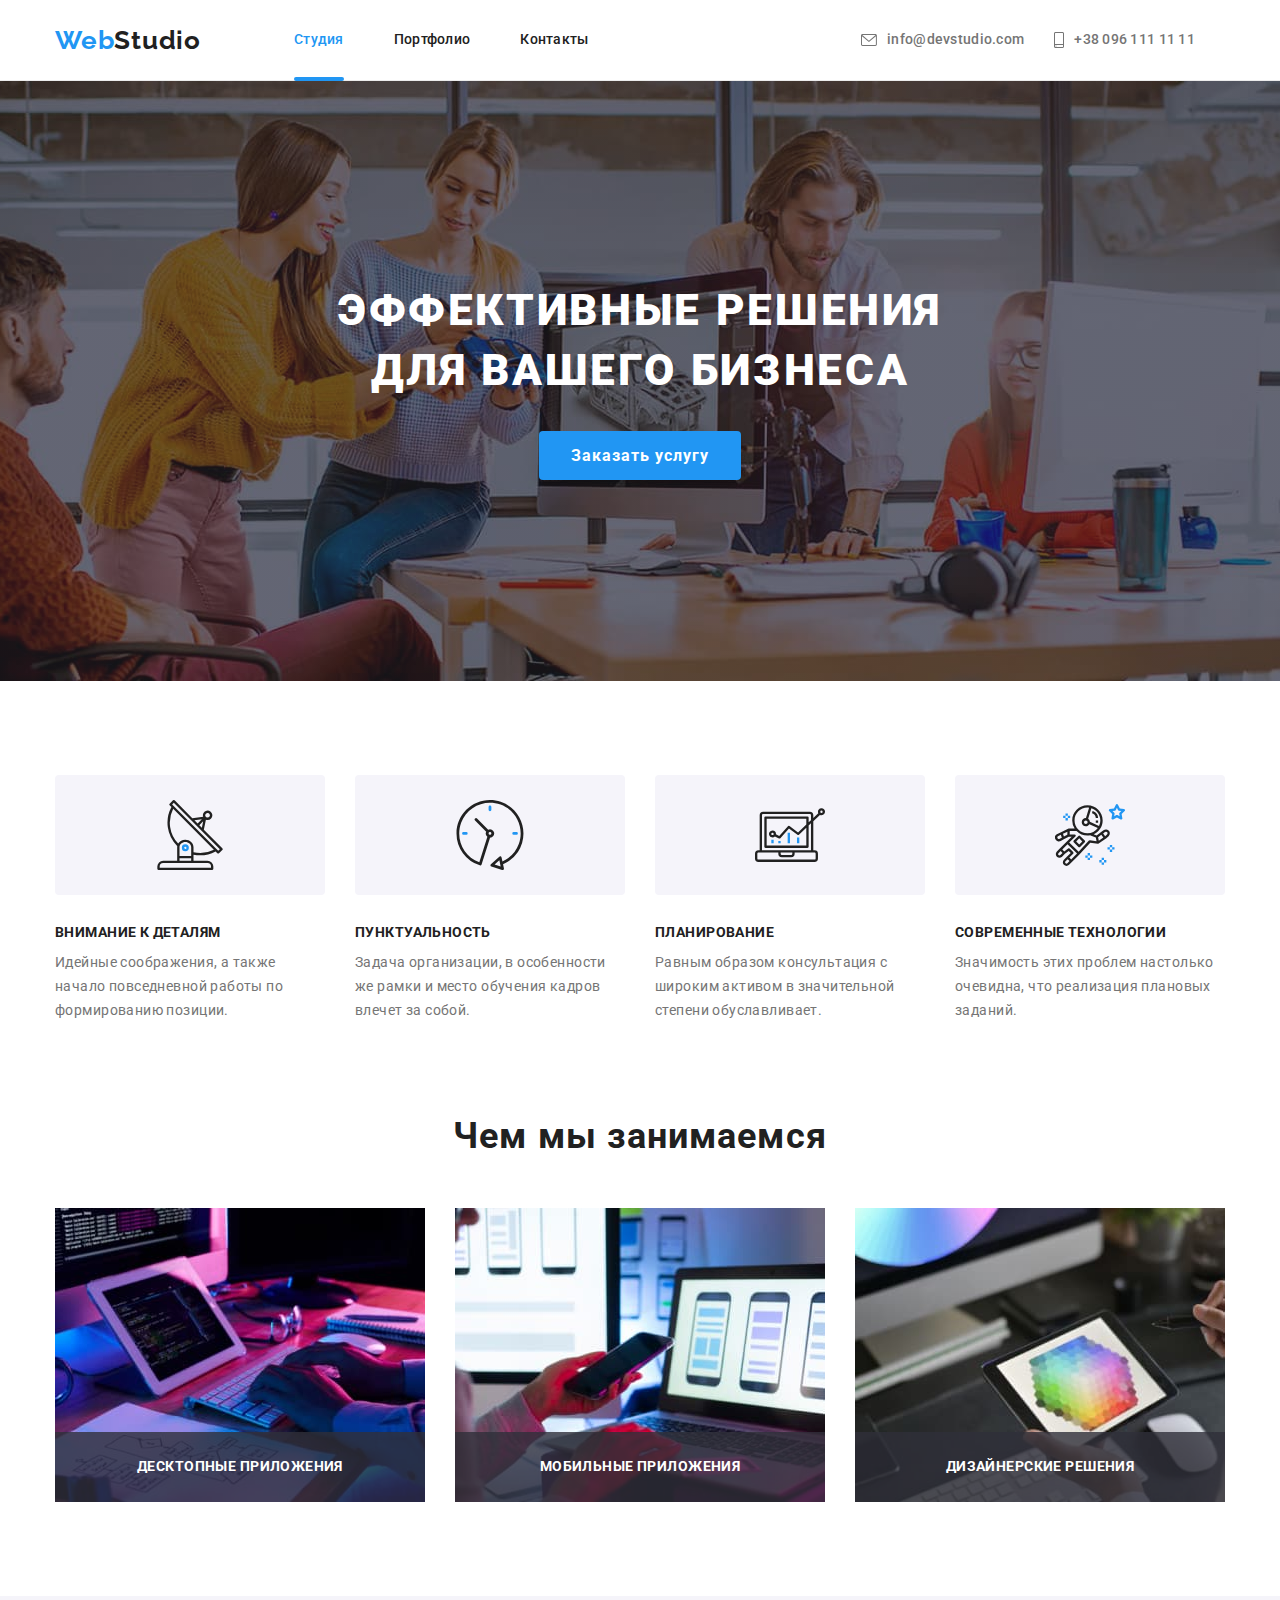
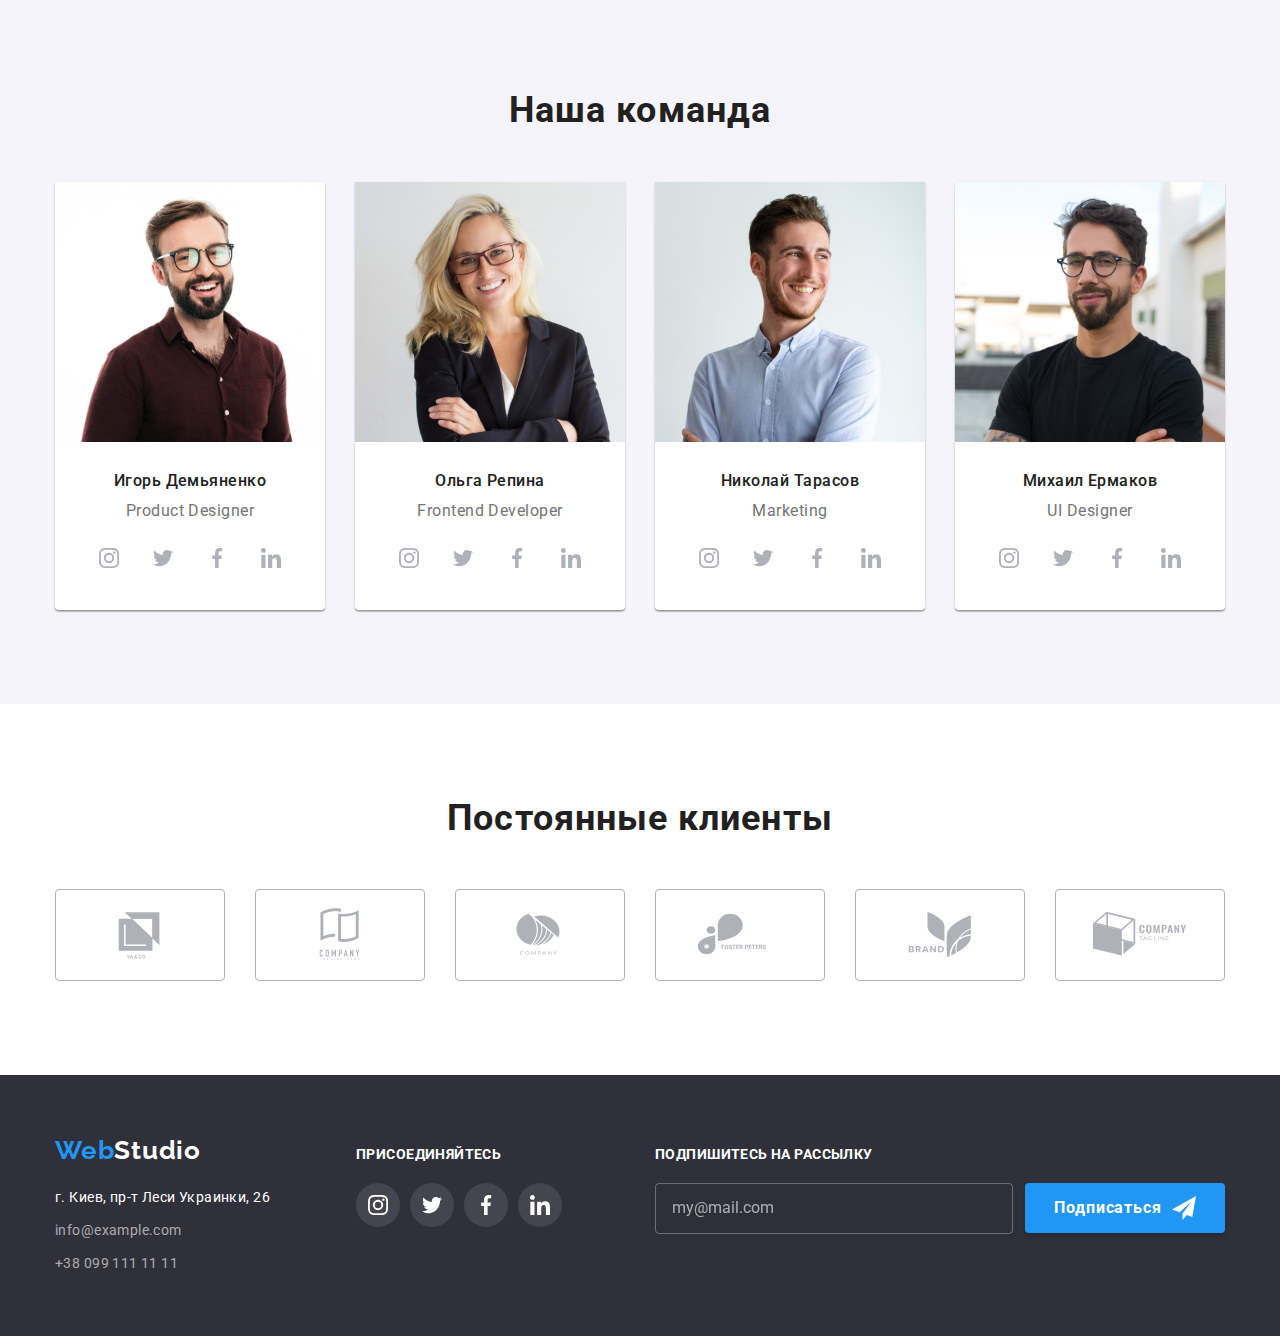
<file: index.html>
<!DOCTYPE html>
<html lang="ru">
  <head>
    <meta charset="UTF-8" />
    <meta http-equiv="X-UA-Compatible" content="IE=edge" />
    <meta name="viewport" content="width=device-width, initial-scale=1.0" />
    <title>Студия</title>
    <link
      href="https://fonts.googleapis.com/css2?family=Raleway:wght@700&family=Roboto:wght@400;500;700;900&display=swap"
      rel="stylesheet"
    />
    <link
      rel="stylesheet"
      href="https://cdnjs.cloudflare.com/ajax/libs/modern-normalize/1.1.0/modern-normalize.css"
      integrity="sha512-Y0MM+V6ymRKN2zStTqzQ227DWhhp4Mzdo6gnlRnuaNCbc+YN/ZH0sBCLTM4M0oSy9c9VKiCvd4Jk44aCLrNS5Q=="
      crossorigin="anonymous"
      referrerpolicy="no-referrer"
    />
    <link rel="stylesheet" href="./css/main.min.css" />
  </head>
  <body>
    <!-- nav только 1 раз пока что -->
    <header class="page-header">
      <div class="container header">
        <nav class="nav">
          <a class="nav__logo link" 
          href="./index.html"
            ><span>Web</span>Studio</a
          >

          <ul class="nav__list">
            <li class="item">
              <a href="./index.html" class="link nav__link--current nav__link"
                >Студия</a
              >
            </li>
            <li class="item">
              <a href="./portfolio.html" class="link nav__link"
                >Портфолио</a
              >
            </li>
            <li class="item">
              <a href="#" class="link nav__link">Контакты</a>
            </li>
          </ul>
        </nav>

        <ul class="nav__address-list address">
          <li class="address__item">
            <a class="address__link" href="mailto:info@devstudio.com"
              ><svg class="icon-nav" width="16" height="12">
                <use href="./images/icons.svg#icon-envelope"></use>
              </svg>
              info@devstudio.com</a
            >
          </li>
          <li class="address__item">
            <a class="address__link" href="tel:+380961111111"
              ><svg class="icon-nav" width="10" height="16">
                <use href="./images/icons.svg#icon-smartphone"></use>
              </svg>
              +38 096 111 11 11</a
            >
          </li>
        </ul>
      </div>
    </header>

    <main>
      <section class="hero">
        <div class="container">
          <h1 class="hero__title">
            Эффективные решения <br />для вашего бизнеса
          </h1>
          <button class="button hero__button" type="button" data-modal-open>
            Заказать услугу
          </button>
        </div>
      </section>

      <!-- перечень способностей abilities -->
      <section class="section ">
        <div class="container">
          <ul class="abilities-list">
            <li class="abilities-list__item">
              <div class="abilities-list__box">
                <svg class="icon-abilities" width="70" height="70">
                  <use href="./images/icons.svg#icon-antenna"></use>
                </svg>
              </div>

              <h2 class="title abilities-list__title">Внимание к деталям</h2>
              <p class="text">
                Идейные соображения, а также начало повседневной работы по
                формированию позиции.
              </p>
            </li>

            <li class="abilities-list__item">
              <div class="abilities-list__box">
                <svg class="icon-abilities" width="70" height="70">
                  <use href="./images/icons.svg#icon-clock"></use>
                </svg>
              </div>

              <h2 class="title abilities-list__title">Пунктуальность</h2>
              <p class="text">
                Задача организации, в особенности же рамки и место обучения
                кадров влечет за собой.
              </p>
            </li>

            <li class="abilities-list__item">
              <div class="abilities-list__box">
                <svg class="icon-abilities" width="70" height="70">
                  <use href="./images/icons.svg#icon-diagram"></use>
                </svg>
              </div>

              <h2 class="title abilities-list__title">Планирование</h2>
              <p class="text">
                Равным образом консультация с широким активом в значительной
                степени обуславливает.
              </p>
            </li>
            <li class="abilities-list__item">
              <div class="abilities-list__box">
                <svg class="icon-abilities" width="70" height="70">
                  <use href="./images/icons.svg#icon-astronaut"></use>
                </svg>
              </div>

              <h2 class="title abilities-list__title">Современные технологии</h2>
              <p class="text">
                Значимость этих проблем настолько очевидна, что реализация
                плановых заданий.
              </p>
            </li>
          </ul>
        </div>
      </section>
      <!-- what are we doin -->
      <section class="section-work">
        <h2 class="work__title">Чем мы занимаемся</h2>
        <ul class="work__list">
          <li class="work__item">
            <div class="work__wrapper">
              <img
                src="./images/1.jpg"
                alt="Код продукта"
                width="370"
                height="294"
              />
              <h3 class="title work__text">Десктопные приложения</h3>
            </div>
          </li>
          <li class="work__item">
            <div class="work__wrapper">
              <img
                src="./images/2.jpg"
                alt="мобильные приложения"
                width="370"
                height="294"
              />
              <h3 class="title work__text">Мобильные приложения</h3>
            </div>
          </li>
          <li class="work__item">
            <div class="work__wrapper">
              <img
                src="./images/3.jpg"
                alt="ПО для планшета"
                width="370"
                height="294"
              />
              <h3 class="title work__text">Дизайнерские решения</h3>
            </div>
          </li>
        </ul>
      </section>

      <!-- Our team -->
      <section class="section team-section">
        <div class="container">
          <h2 class="team__title">Наша команда</h2>
          <ul class="team__list">
            <li class="team__item">
              <img
                src="./images/product_designer.jpg"
                alt="Игорь Демьяненко"
                width="270"
              />
              <div class="team__card">
                <h3 class="team__title2">Игорь Демьяненко</h3>
                <p class="text team__text" lang="en">Product Designer</p>
                <ul class="social-list">
                  <li class="social-list__item">
                    <a href="" class="social-list__link">
                      <svg class="social-list__icon" width="20" height="20">
                        <use href="./images/icons.svg#icon-instagram"></use>
                      </svg>
                    </a>
                  </li>

                  <li class="social-list__item">
                    <a href="" class="social-list__link">
                      <svg class="social-list__icon" width="20" height="20">
                        <use href="./images/icons.svg#icon-twitter"></use>
                      </svg>
                    </a>
                  </li>

                  <li class="social-list__item">
                    <a href="" class="social-list__link">
                      <svg class="social-list__icon" width="20" height="20">
                        <use href="./images/icons.svg#icon-facebook"></use>
                      </svg>
                    </a>
                  </li>

                  <li class="social-list__item">
                    <a href="" class="social-list__link">
                      <svg class="social-list__icon" width="20" height="20">
                        <use href="./images/icons.svg#icon-linkedin"></use>
                      </svg>
                    </a>
                  </li>
                </ul>
              </div>
            </li>

            <li class="team__item">
              <img
                src="./images/frontend_developer.jpg"
                alt="Ольга Репина"
                width="270"
              />
              <div class="team__card">
                <h3 class="team__title2">Ольга Репина</h3>
                <p class="text team__text" lang="en">Frontend Developer</p>
                <ul class="social-list">
                  <li class="social-list__item">
                    <a href="" class="social-list__link">
                      <svg class="social-list__icon" width="20" height="20">
                        <use href="./images/icons.svg#icon-instagram"></use>
                      </svg>
                    </a>
                  </li>

                  <li class="social-list__item">
                    <a href="" class="social-list__link">
                      <svg class="social-list__icon" width="20" height="20">
                        <use href="./images/icons.svg#icon-twitter"></use>
                      </svg>
                    </a>
                  </li>

                  <li class="social-list__item">
                    <a href="" class="social-list__link">
                      <svg class="social-list__icon" width="20" height="20">
                        <use href="./images/icons.svg#icon-facebook"></use>
                      </svg>
                    </a>
                  </li>

                  <li class="social-list__item">
                    <a href="" class="social-list__link">
                      <svg class="social-list__icon" width="20" height="20">
                        <use href="./images/icons.svg#icon-linkedin"></use>
                      </svg>
                    </a>
                  </li>
                </ul>
              </div>
            </li>

            <li class="team__item">
              <img
                src="./images/marketing.jpg"
                alt="Николай Тарасов"
                width="270"
              />
              <div class="team__card">
                <h3 class="team__title2">Николай Тарасов</h3>
                <p class="text team__text" lang="en">Marketing</p>
                <ul class="social-list">
                  <li class="social-list__item">
                    <a href="" class="social-list__link">
                      <svg class="social-list__icon" width="20" height="20">
                        <use href="./images/icons.svg#icon-instagram"></use>
                      </svg>
                    </a>
                  </li>

                  <li class="social-list__item">
                    <a href="" class="social-list__link">
                      <svg class="social-list__icon" width="20" height="20">
                        <use href="./images/icons.svg#icon-twitter"></use>
                      </svg>
                    </a>
                  </li>

                  <li class="social-list__item">
                    <a href="" class="social-list__link">
                      <svg class="social-list__icon" width="20" height="20">
                        <use href="./images/icons.svg#icon-facebook"></use>
                      </svg>
                    </a>
                  </li>

                  <li class="social-list__item">
                    <a href="" class="social-list__link">
                      <svg class="social-list__icon" width="20" height="20">
                        <use href="./images/icons.svg#icon-linkedin"></use>
                      </svg>
                    </a>
                  </li>
                </ul>
              </div>
            </li>

            <li class="team__item">
              <img
                src="./images/ui-designer.jpg"
                alt="Михаил Ермаков"
                width="270"
              />
              <div class="team__card">
                <h3 class="team__title2">Михаил Ермаков</h3>
                <p class="text team__text" lang="en">UI Designer</p>
                <ul class="social-list">
                  <li class="social-list__item">
                    <a href="" class="social-list__link">
                      <svg class="social-list__icon" width="20" height="20">
                        <use href="./images/icons.svg#icon-instagram"></use>
                      </svg>
                    </a>
                  </li>

                  <li class="social-list__item">
                    <a href="" class="social-list__link">
                      <svg class="social-list__icon" width="20" height="20">
                        <use href="./images/icons.svg#icon-twitter"></use>
                      </svg>
                    </a>
                  </li>

                  <li class="social-list__item">
                    <a href="" class="social-list__link">
                      <svg class="social-list__icon" width="20" height="20">
                        <use href="./images/icons.svg#icon-facebook"></use>
                      </svg>
                    </a>
                  </li>

                  <li class="social-list__item">
                    <a href="" class="social-list__link">
                      <svg class="social-list__icon" width="20" height="20">
                        <use href="./images/icons.svg#icon-linkedin"></use>
                      </svg>
                    </a>
                  </li>
                </ul>
              </div>
            </li>
          </ul>
        </div>
      </section>

      <section class="section clients">
        <h2 class="clients__title">Постоянные клиенты</h2>

        <div class="container">
          <ul class="clients__list">
            <li class="clients__item">
              <a href="" class="clients__link">
                <svg class="clients__icon" width="106" height="60">
                  <use href="./images/icons.svg#icon-logo"></use>
                </svg>
              </a>
            </li>

            <li class="clients__item">
              <a href="" class="clients__link">
                <svg class="clients__icon" width="106" height="60">
                  <use href="./images/icons.svg#icon-logo1"></use>
                </svg>
              </a>
            </li>

            <li class="clients__item">
              <a href="" class="clients__link">
                <svg class="clients__icon" width="106" height="60">
                  <use href="./images/icons.svg#icon-logo2"></use>
                </svg>
              </a>
            </li>

            <li class="clients__item">
              <a href="" class="clients__link">
                <svg class="clients__icon" width="106" height="60">
                  <use href="./images/icons.svg#icon-logo3"></use>
                </svg>
              </a>
            </li>

            <li class="clients__item">
              <a href="" class="clients__link">
                <svg class="clients__icon" width="106" height="60">
                  <use href="./images/icons.svg#icon-logo4"></use>
                </svg>
              </a>
            </li>

            <li class="clients__item">
              <a href="" class="clients__link">
                <svg class="clients__icon" width="106" height="60">
                  <use href="./images/icons.svg#icon-logo5"></use>
                </svg>
              </a>
            </li>
          </ul>
        </div>
      </section>
    </main>

<!-Footer->
    <footer class="footer">
      <div class="container container__footer">
        <div class="footer__box-address">
          <a class="footer-logo link" href="./index.html"
            ><span>Web</span>Studio</a
          >
          <address class="footer-address">
            <ul class="footer__list">
              <li class="footer__item">
                г. Киев, пр-т Леси Украинки, 26
              </li>
              <li class="footer__item">
                <a href="mailto:info@example.com" class="link"
                  >info@example.com</a
                >
              </li>
              <li class="footer__item">
                <a href="tel:+380991111111" class="link">+38 099 111 11 11</a>
              </li>
            </ul>
          </address>
        </div>
        <div class="footer__box-social">
          <h2 class="title footer__title">Присоединяйтесь</h2>
          <ul class="footer__social-list">
            <li class="footer__social-item">
              <a href="https://www.instagram.com/" class="footer__social-link">
                <svg
                  class="footer__social-icon"
                  aria-label="instagrem"
                  width="20"
                  height="20"
                >
                  <use href="./images/icons.svg#icon-instagram"></use>
                </svg>
              </a>
            </li>

            <li class="footer__social-item">
              <a href="https://twitter.com/" class="footer__social-link">
                <svg
                  class="footer__social-icon"
                  aria-label="twitter"
                  width="20"
                  height="20"
                >
                  <use href="./images/icons.svg#icon-twitter"></use>
                </svg>
              </a>
            </li>

            <li class="footer__social-item">
              <a href="https://www.facebook.com/" class="footer__social-link">
                <svg
                  class="footer__social-icon"
                  aria-label="facebook"
                  width="20"
                  height="20"
                >
                  <use href="./images/icons.svg#icon-facebook"></use>
                </svg>
              </a>
            </li>

            <li class="footer__social-item">
              <a href="https://www.linkedin.com/" class="footer__social-link">
                <svg
                  class="footer__social-icon"
                  aria-label="linkedin"
                  width="20"
                  height="20"
                >
                  <use href="./images/icons.svg#icon-linkedin"></use>
                </svg>
              </a>
            </li>
          </ul>
        </div>
        
        <div class="footer-wrapper">
          <b class="title footer-wrapper__text">Подпишитесь на рассылку</b>
          <form class="footer-form">
            <label class="footer-form__label">
              <input 
              name="mail" 
              type="email"              
              placeholder="my@mail.com" 
              class="footer-form__input">
            </label>

            <button class="footer-form__button" type="submit">
              Подписаться
            </button>
          </form>
        </div>
      </div>
    </footer>


    <div class="backdrop is-hidden" data-modal>
      <div class="modal">

        <b class="modal__text">Оставьте свои данные, мы вам перезвоним</b>

        <form class="modal__form">
          
          <label class="modal__label">Имя
           <span class="modal__wrapper">
            <input 
            type="text" 
            name="name" 
            class="modal__input" 
            required>
            <svg class="modal__icon">
              <use href="./images/icons.svg#icon-person-form"></use>
            </svg>
           </span>
          </label>

          
          <label class="modal__label">
            Телефон
            <span class="modal__wrapper">
              <input 
              type="tel" 
              name="tel" 
              class="modal__input" 
              required>
              <svg class="modal__icon">
                <use href="./images/icons.svg#icon-phone-form"></use>
              </svg>
            </span>
            
          </label>

          <label class="modal__label">
            Почта
            <span class="modal__wrapper">
              <input 
              type="email"           
              name="email"            
              class="modal__input"
              required>
              <svg class="modal__icon">
                <use href="./images/icons.svg#icon-email-form"></use>
              </svg>
            </span>
            
          </label>

          <label class="modal__label modal__label-textarea">
          Комментарий
          <textarea 
          name="comments" 
          placeholder="Введите текст" 
          class="modal__form-textarea"
          ></textarea>
          </label>

          <input 
          type="checkbox" 
          name="acsept-policy" 
          id="acsept-policy"  
          class="form-chackbox-input visually-hidden">
         <label for="acsept-policy" class="form-chackbox-label">
          Соглашаюсь с рассылкой и принимаю&nbsp;
          <a href="#" class="form-chackbox-link">Условия договора</a>
         </label>
         
        <button type="submit" class="button  hero__button modal-btn-submit">Отправить</button>

      </form>

        <button class="modal-close" data-modal-close>
          <svg
          width="11"
          height="11">
            <use href="./images/icons.svg#icon-x"></use>
          </svg>
        </button>
    </div>
  </div>
    <script src="./js/modal.js"></script>
  </body>
</html>
</file>
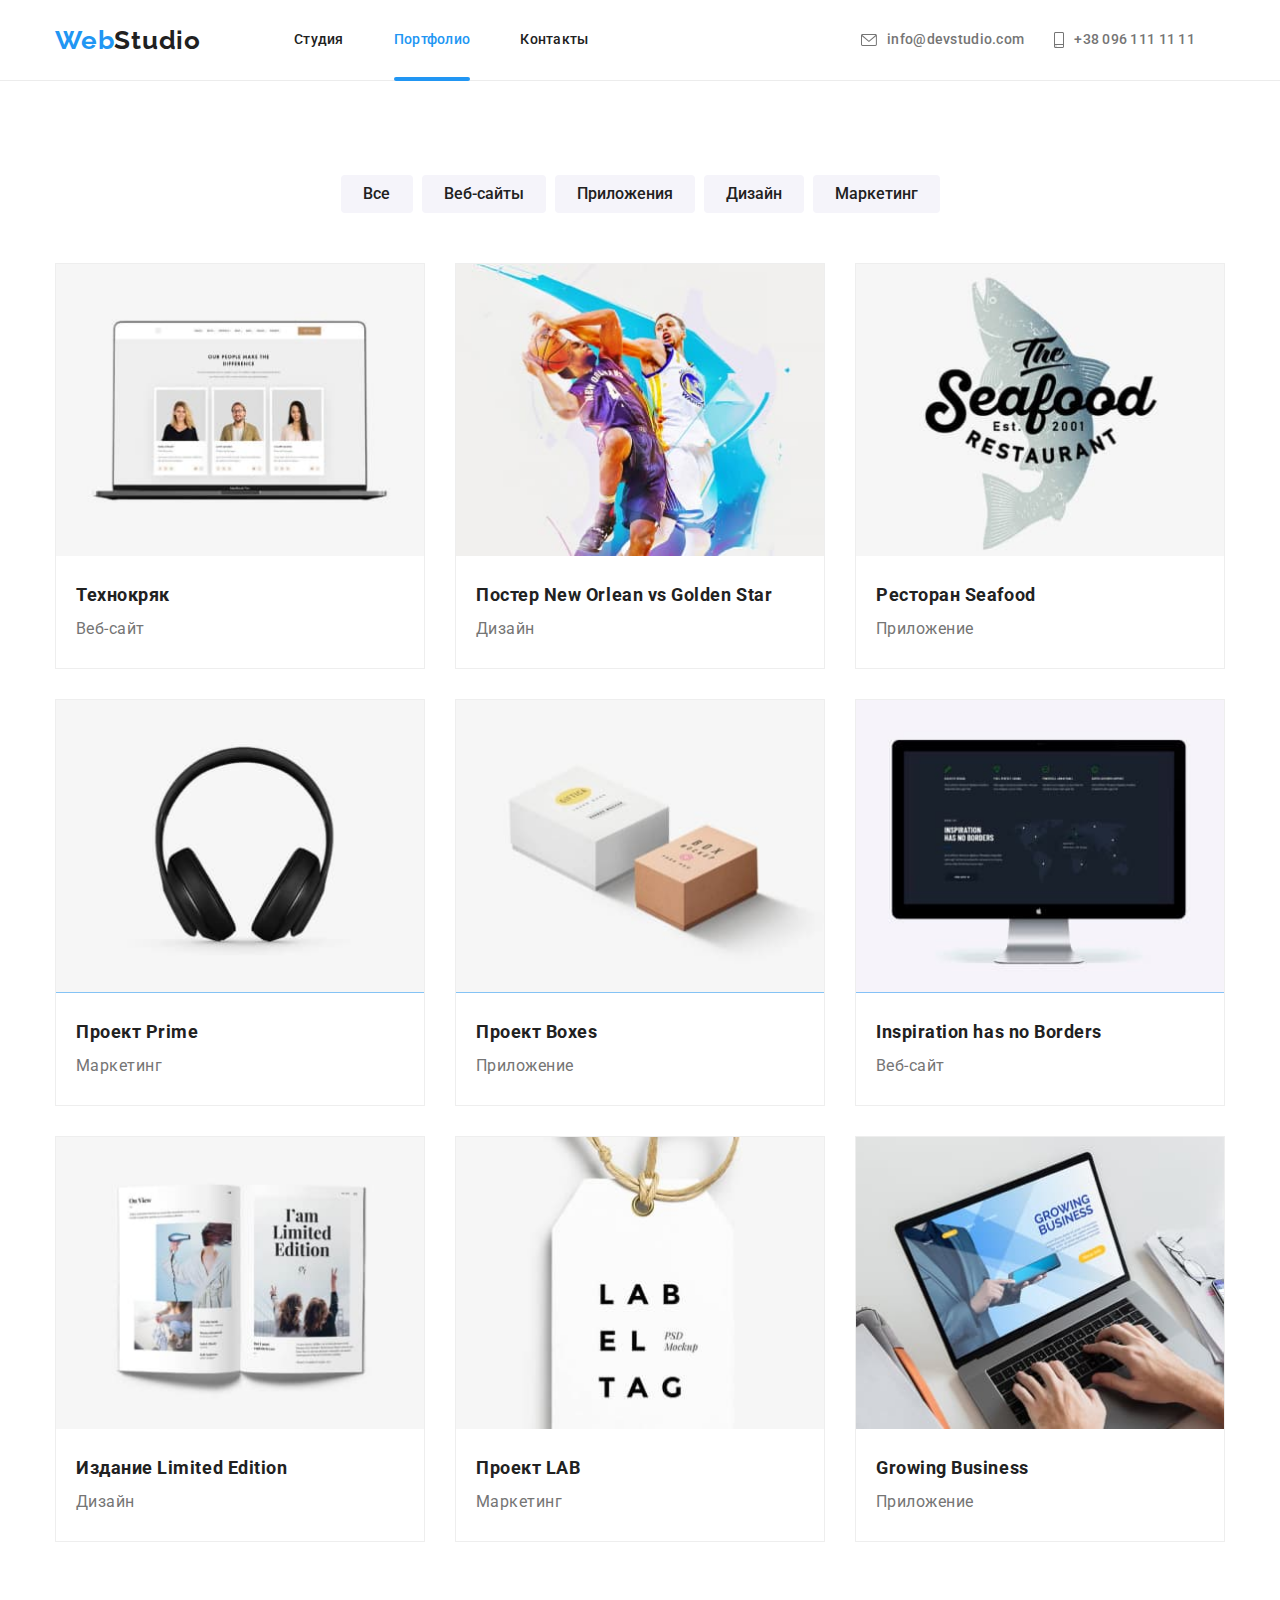
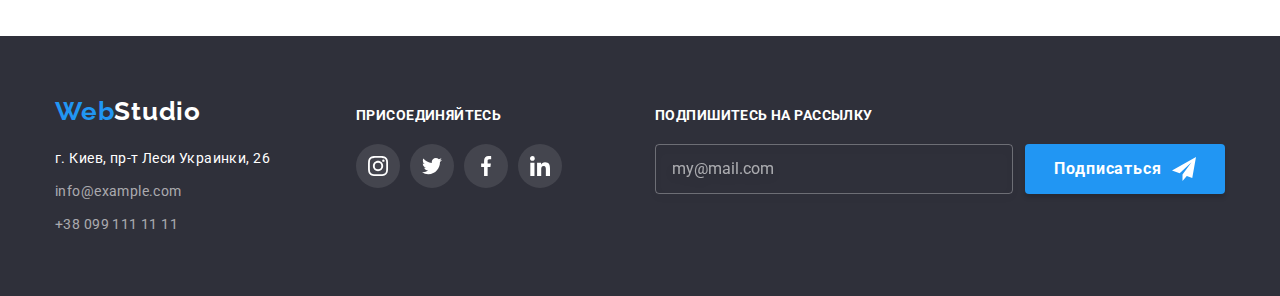
<file: portfolio.html>
<!DOCTYPE html>
<html lang="ru">
  <head>
    <meta charset="UTF-8" />
    <meta http-equiv="X-UA-Compatible" content="IE=edge" />
    <meta name="viewport" content="width=device-width, initial-scale=1.0" />
    <title>Портфолио</title>
    <link
      href="https://fonts.googleapis.com/css2?family=Raleway:wght@700&family=Roboto:wght@400;500;700;900&display=swap"
      rel="stylesheet"
    />
    <link
      rel="stylesheet"
      href="https://cdnjs.cloudflare.com/ajax/libs/modern-normalize/1.1.0/modern-normalize.css"
      integrity="sha512-Y0MM+V6ymRKN2zStTqzQ227DWhhp4Mzdo6gnlRnuaNCbc+YN/ZH0sBCLTM4M0oSy9c9VKiCvd4Jk44aCLrNS5Q=="
      crossorigin="anonymous"
      referrerpolicy="no-referrer"
    />
    <link rel="stylesheet" href="./css/portfolio.min.css" />
  </head>

  <body>
    <header class="page-header">
      <div class="container header">
        <nav class="nav">
          <a class="nav__logo link" href="./index.html"
            ><span>Web</span>Studio</a
          >

          <ul class="nav__list">
            <li class="item">
              <a href="./index.html" class="link nav__link">Студия</a>
            </li>
            <li class="item">
              <a href="./portfolio.html" class="link nav__link--current nav__link"
                >Портфолио</a
              >
            </li>
            <li class="item">
              <a href="#" class="link nav__link">Контакты</a>
            </li>
          </ul>
        </nav>
        <ul class="nav__address-list">
          <li class="address__item">
            <a class="address__link" href="mailto:info@devstudio.com">
              <svg class="icon-nav" width="16" height="12">
                <use href="./images/icons.svg#icon-envelope"></use>
              </svg>
              info@devstudio.com</a
            >
          </li>
          <li class="address__item">
            <a class="address__link" href="tel:+380961111111"
              ><svg class="icon-nav" width="10" height="16">
                <use href="./images/icons.svg#icon-smartphone"></use>
              </svg>
              +38 096 111 11 11</a
            >
          </li>
        </ul>
      </div>
    </header>

    <!-- Портфолио -->
    <main>
      <section class="section">
        <div class="container">
          <!-- Спрятать H1 -->
          <h1 class="visually-hidden">Портфолио</h1>
          <ul class="list-btn buttons">
            <li class="buttons__list">
              <button class="button buttons__button" type="button">Все</button>
            </li>
            <li class="buttons__list">
              <button class="button buttons__button" type="button">
                Веб-сайты
              </button>
            </li>
            <li class="buttons__list">
              <button class="button buttons__button" type="button">
                Приложения
              </button>
            </li>
            <li class="buttons__list">
              <button class="button buttons__button" type="button">
                Дизайн
              </button>
            </li>
            <li class="buttons__list">
              <button class="button buttons__button" type="button">
                Маркетинг
              </button>
            </li>
          </ul>

          <!-- div images -->

          <ul class="list-grid grid">
            <li class="grid__item">
              <div class="grid__box">
                <a href="" class="grid__link">
                  <div class="grid__box2">
                    <img
                      src="./images/технокряк.jpg"
                      alt="веб-сайт технокряк"
                      width="370"
                      height="294"
                    />
                    <div class="grid__box3">
                      <p class="text grid__text">
                        Технокряк это современная площадка распространения
                        коронавируса. Компании используют эту платформу для
                        цифрового шпионажа и атак на защищённые сервера
                        конкурентов.
                      </p>
                    </div>
                  </div>

                  <div class="user-chois">
                    <h2 class="title user-chois__title">Технокряк</h2>
                    <p class="text user-chois__text">Веб-сайт</p>
                  </div>
                </a>
              </div>
            </li>

            <li class="grid__item">
              <div class="grid__box">
                <a href="" class="grid__link">
                  <div class="grid__box2">
                    <img
                    src="./images/neworleanovsgoldenstar.jpg"
                    alt="постер баскетбол"
                    width="370"
                    height="294"
                  />
                    <div class="grid__box3">
                      <p class="text grid__text">
                        Я в своем познании настолько преисполнился, что я как будто бы уже сто триллионов миллиардов лет проживаю на триллионах и триллионах таких же планет, как эта Земля, 
                      </p>
                    </div>
                  </div>
                  <div class="user-chois">
                    <h2 class="title user-chois__title">
                      Постер New Orlean vs Golden Star
                    </h2>
                    <p class="text user-chois__text">Дизайн</p>
                  </div>
                </a>
              </div>
            </li>

            <li class="grid__item">
              <div class="grid__box">
                <a href="" class="grid__link">
                  
                  <div class="grid__box2">
                    <img
                    src="./images/restoranseafood.jpg"
                    alt="ресторан seafood"
                    width="370"
                    height="294"
                  />
                    <div class="grid__box3">
                      <p class="text grid__text">
                        мне этот мир абсолютно понятен, и я здесь ищу только одного - покоя, умиротворения и вот этой гармонии, от слияния с бесконечно вечным, от созерцания великого фрактального подобия и от вот этого замечательного всеединства существа,
                      </p>
                    </div>
                  </div>
                  
                  <div class="user-chois">
                    <h2 class="title user-chois__title">Ресторан Seafood</h2>
                    <p class="text user-chois__text">Приложение</p>
                  </div>
                </a>
              </div>
            </li>

            <li class="grid__item">
              <div class="grid__box">
                <a href="" class="grid__link">
                  
                  <div class="grid__box2">
                    <img
                    src="./images/projectprime.jpg"
                    alt="проект Prime"
                    width="370"
                    height="294"
                  />
                    <div class="grid__box3">
                      <p class="text grid__text">
                        бесконечно вечного, куда ни посмотри, хоть вглубь - бесконечно малое, хоть ввысь - бесконечное большое, понимаешь? А ты мне опять со своим вот этим, иди суетись дальше, это твоё распределение, это твой путь и твой горизонт познания и ощущения твоей природы,
                      </p>
                    </div>
                  </div>                  
                  <div class="user-chois">
                    <h2 class="title user-chois__title">Проект Prime</h2>
                    <p class="text user-chois__text">Маркетинг</p>
                  </div>
                </a>
              </div>              
            </li>

            <li class="grid__item">
              <div class="grid__box">
                <a href="" class="grid__link">
                
                <div class="grid__box2">
                  <img
                  src="./images/projectboxes.jpg"
                  alt="проект Boxes"
                  width="370"
                  height="294"
                />
                  <div class="grid__box3">
                    <p class="text grid__text">
                      он несоизмеримо мелок по сравнению с моим, понимаешь? Я как будто бы уже давно глубокий старец, бессмертный, ну или там уже почти бессмертный, который на этой планете от её самого зарождения, ещё когда только Солнце только-только сформировалось как звезда,
                    </p>
                  </div>
                </div>
                <div class="user-chois">
                  <h2 class="title user-chois__title">Проект Boxes</h2>
                  <p class="text user-chois__text">Приложение</p>
                </div>
              </a>
            </div>             
            </li>

            <li class="grid__item">
              <div class="grid__box">
                <a href="" class="grid__link">
                  
                  <div class="grid__box2">
                    <img
                    src="./images/inspirationhasnoborders.jpg"
                    alt="Inspiration has no Borders"
                    width="370"
                    height="294"
                  />
                    <div class="grid__box3">
                      <p class="text grid__text">
                        и вот это газопылевое облако, вот, после взрыва, Солнца, когда оно вспыхнуло, как звезда, начало формировать вот эти коацерваты, планеты, понимаешь, я на этой Земле уже как будто почти пять миллиардов лет живу и знаю её вдоль и поперёк этот весь мир, а ты мне какие-то... 
                      </p>
                    </div>
                  </div>
                  <div class="user-chois">
                    <h2 class="title user-chois__title">Inspiration has no Borders</h2>
                    <p class="text user-chois__text">Веб-сайт</p>
                  </div>
                </a>
              </div>
              
            </li>

            <li class="grid__item">
              <div class="grid__box">
                <a href="" class="grid__link">
                
                <div class="grid__box2">
                  <img
                  src="./images/editionlimitededition.jpg"
                  alt="издание limited edition"
                  width="370"
                  height="294"
                />
                  <div class="grid__box3">
                    <p class="text grid__text">
                      мне не важно на твои тачки, на твои яхты, на твои квартиры, там, на твоё благо. Я был на этой планете бесконечным множеством, и круче Цезаря, и круче Гитлера, и круче всех великих, понимаешь, был, а где-то был конченым говном, ещё хуже,чем здесь. 
                    </p>
                  </div>
                </div>
                <div class="user-chois">
                  <h2 class="title user-chois__title">Издание Limited Edition</h2>
                  <p class="text user-chois__text">Дизайн</p>
                </div>
              </a>
            </div>
              
            </li>

            <li class="grid__item">
              <div class="grid__box">
                <a href="" class="grid__link">
                
                <div class="grid__box2">
                  <img
                  src="./images/projectlab.jpg"
                  alt="проект LAB"
                  width="370"
                  height="294"
                />
                  <div class="grid__box3">
                    <p class="text grid__text">
                      Я множество этих состояний чувствую. Где-то я был больше подобен растению, где-то я больше был подобен птице, там, червю, где-то был просто сгусток камня, это всё есть душа, понимаешь?
                    </p>
                  </div>
                </div>
                <div class="user-chois">
                  <h2 class="title user-chois__title">Проект LAB</h2>
                  <p class="text user-chois__text">Маркетинг</p>
                </div>
              </a>
            </div>
              
            </li>

            <li class="grid__item">
              <div class="grid__box">
                <a href="" class="grid__link">
                
                <div class="grid__box2">
                  <img
                  src="./images/growingbusiness.jpg"
                  alt="groving businnes"
                  width="370"
                  height="294"
                />
                  <div class="grid__box3">
                    <p class="text grid__text">
                      Она имеет грани подобия совершенно многообразные, бесконечное множество. Но тебе этого не понять, поэтому ты езжай себе , мы в этом мире как бы живем разными ощущениями и разными стремлениями, соответственно, разное наше и место, разное и наше распределение.
                    </p>
                  </div>
                </div>
                <div class="user-chois">
                  <h2 class="title user-chois__title">Growing Business</h2>
                  <p class="text user-chois__text">Приложение</p>
                </div>
              </a>
            </div>
              
            </li>
          </ul>
        </div>
      </section>
    </main>

    <!-- footer -->
    <footer class="footer">
      <div class="container container__footer">
        <div class="footer__box-address">
          <a class="footer-logo link" href="./index.html"
            ><span>Web</span>Studio</a
          >
          <address class="footer-address">
            <ul class="footer__list">
              <li class="footer__item">
                г. Киев, пр-т Леси Украинки, 26
              </li>
              <li class="footer__item">
                <a href="mailto:info@example.com" class="link"
                  >info@example.com</a
                >
              </li>
              <li class="footer__item">
                <a href="tel:+380991111111" class="link">+38 099 111 11 11</a>
              </li>
            </ul>
          </address>
        </div>
        <div class="footer__box-social">
          <h2 class="title footer__title">Присоединяйтесь</h2>
          <ul class="footer__social-list">
            <li class="footer__social-item">
              <a href="https://www.instagram.com/" class="footer__social-link">
                <svg
                  class="footer__social-icon"
                  aria-label="instagrem"
                  width="20"
                  height="20"
                >
                  <use href="./images/icons.svg#icon-instagram"></use>
                </svg>
              </a>
            </li>

            <li class="footer__social-item">
              <a href="https://twitter.com/" class="footer__social-link">
                <svg
                  class="footer__social-icon"
                  aria-label="twitter"
                  width="20"
                  height="20"
                >
                  <use href="./images/icons.svg#icon-twitter"></use>
                </svg>
              </a>
            </li>

            <li class="footer__social-item">
              <a href="https://www.facebook.com/" class="footer__social-link">
                <svg
                  class="footer__social-icon"
                  aria-label="facebook"
                  width="20"
                  height="20"
                >
                  <use href="./images/icons.svg#icon-facebook"></use>
                </svg>
              </a>
            </li>

            <li class="footer__social-item">
              <a href="https://www.linkedin.com/" class="footer__social-link">
                <svg
                  class="footer__social-icon"
                  aria-label="linkedin"
                  width="20"
                  height="20"
                >
                  <use href="./images/icons.svg#icon-linkedin"></use>
                </svg>
              </a>
            </li>
          </ul>
        </div>
        
        <div class="footer-wrapper-form">
          <b class="title footer-wrapper__text">Подпишитесь на рассылку</b>
          <form class="footer-form">
            <label class="footer-form__label">
              <input 
              name="mail" 
              type="email"              
              placeholder="my@mail.com" 
              class="footer-form__input">
            </label>

            <button class="footer-form__button" type="submit">
              Подписаться
            </button>
          </form>
        </div>
      </div>
    </footer>

  </body>
</html>
</file>
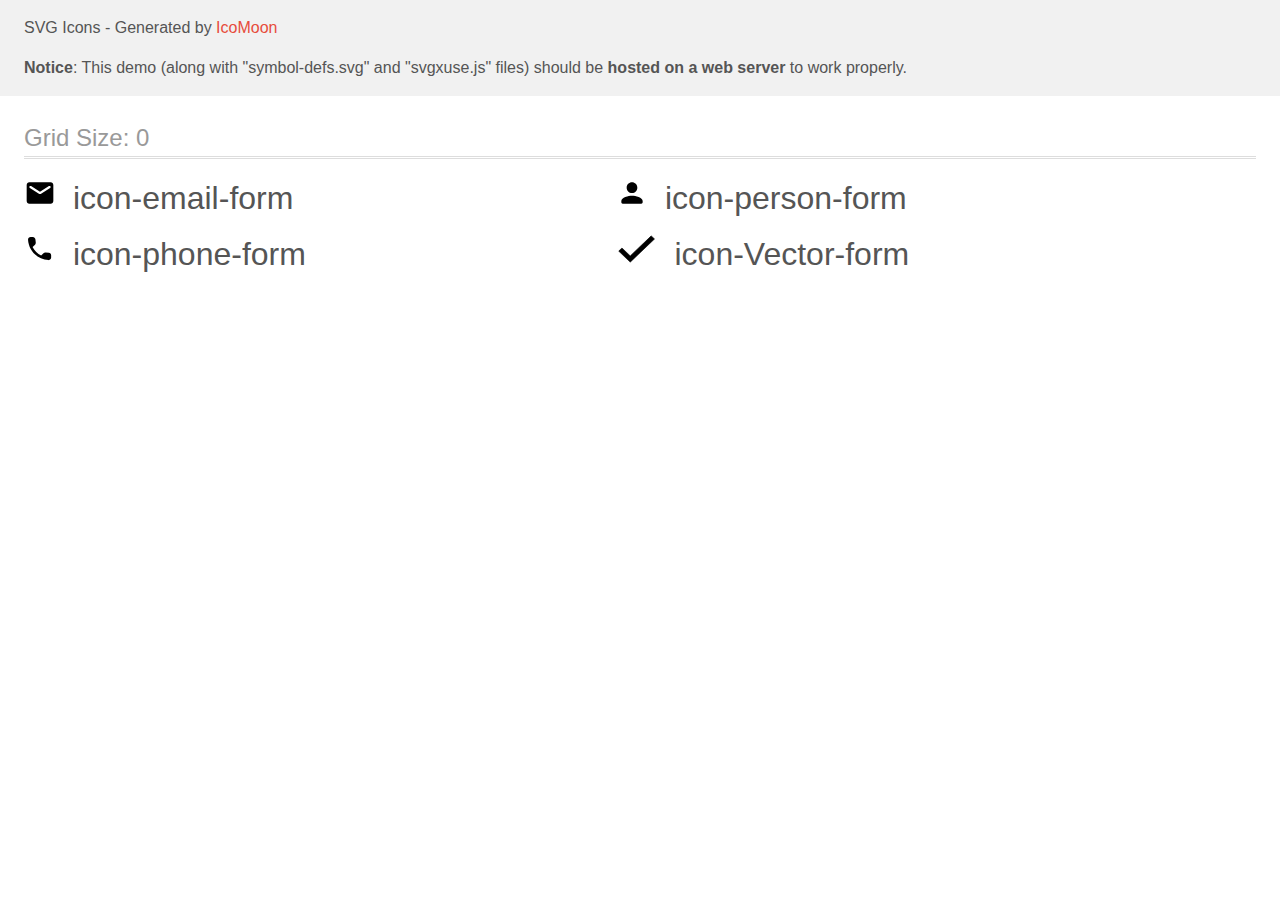
<file: images/icomoon/demo-external-svg.html>
<!doctype html>
<html>
<head>
    <title>IcoMoon - SVG Icons</title>
    <meta charset="utf-8">
    <meta name="viewport" content="width=device-width, initial-scale=1">
    <link rel="stylesheet" href="demo-files/demo.css">
    <link rel="stylesheet" href="style.css">
</head>
<body>
<header class="bgc1 clearfix">
<div class="mhl">
    <p>SVG Icons - Generated by <a href="https://icomoon.io/app">IcoMoon</a></p><p><strong>Notice</strong>: This demo (along with "symbol-defs.svg" and "svgxuse.js" files) should be <b>hosted on a web server</b> to work properly.</p>
</div>
</header>
    <div class="clearfix mhl ptl">
        <h1 class="mvm mtn fgc1">Grid Size: 0</h1>
        <div class="glyph fs1">
            <div class="clearfix pbs">
                <svg class="icon icon-email-form"><use xlink:href="symbol-defs.svg#icon-email-form"></use></svg><span class="name"> icon-email-form</span>
            </div>
        </div>
        <div class="glyph fs1">
            <div class="clearfix pbs">
                <svg class="icon icon-person-form"><use xlink:href="symbol-defs.svg#icon-person-form"></use></svg><span class="name"> icon-person-form</span>
            </div>
        </div>
        <div class="glyph fs1">
            <div class="clearfix pbs">
                <svg class="icon icon-phone-form"><use xlink:href="symbol-defs.svg#icon-phone-form"></use></svg><span class="name"> icon-phone-form</span>
            </div>
        </div>
        <div class="glyph fs1">
            <div class="clearfix pbs">
                <svg class="icon icon-Vector-form"><use xlink:href="symbol-defs.svg#icon-Vector-form"></use></svg><span class="name"> icon-Vector-form</span>
            </div>
        </div>
  </div>
<script defer src="svgxuse.js"></script>
</body>
</html>
</file>
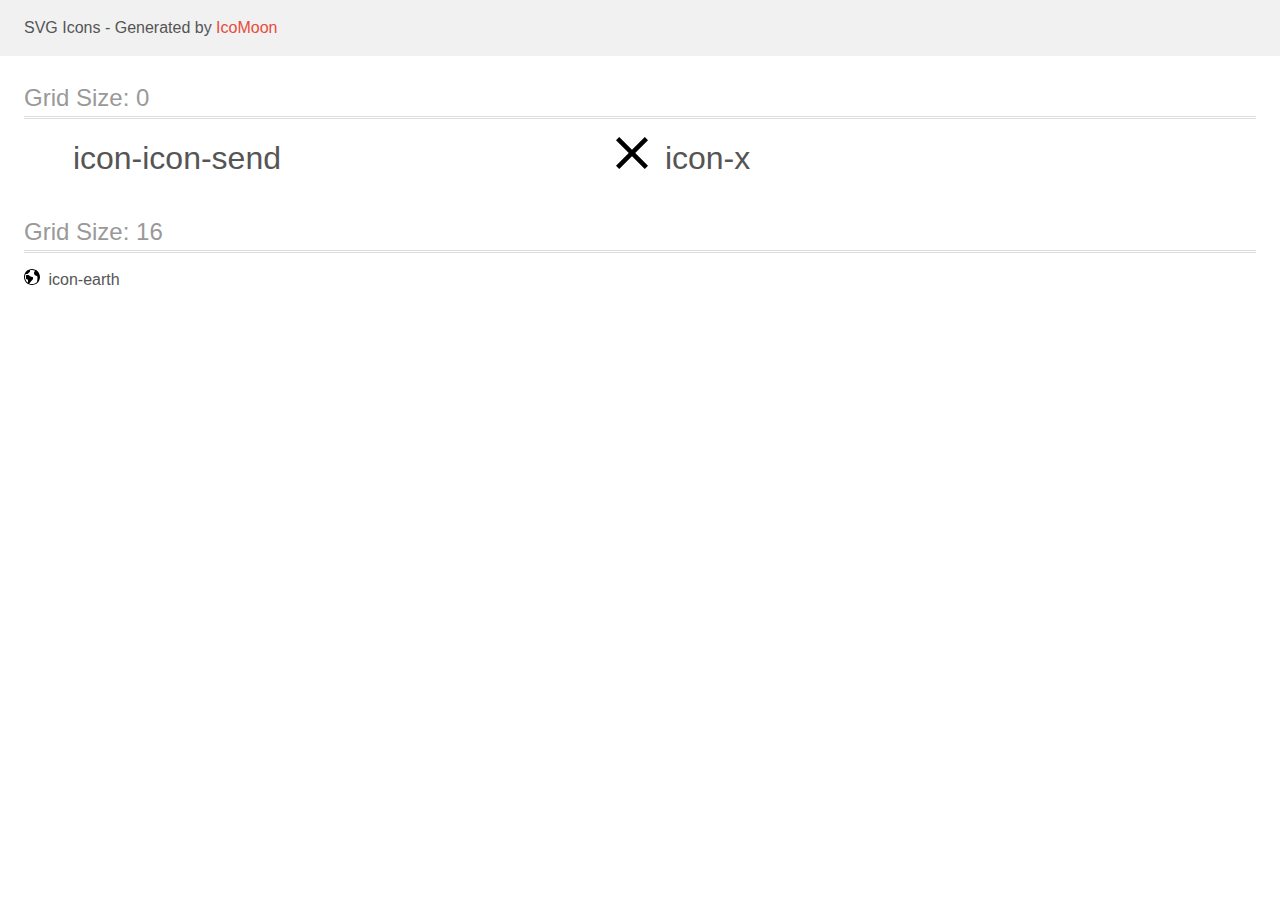
<file: images/icomoon/demo.html>
<!doctype html>
<html>
<head>
    <title>IcoMoon - SVG Icons</title>
    <meta charset="utf-8">
    <meta name="viewport" content="width=device-width, initial-scale=1">
    <link rel="stylesheet" href="demo-files/demo.css">
    <link rel="stylesheet" href="style.css">
</head>
<body>
<svg aria-hidden="true" style="position: absolute; width: 0; height: 0; overflow: hidden;" version="1.1" xmlns="http://www.w3.org/2000/svg" xmlns:xlink="http://www.w3.org/1999/xlink">
<defs>
<symbol id="icon-icon-send" viewBox="0 0 32 32">
<path fill="#fff" style="fill: var(--color1, #fff)" d="M32 0l-32 18 10.227 3.787 15.773-14.787-11.997 16.187 0.009 0.003-0.012-0.003v8.813l5.735-6.691 7.267 2.691 4.999-28z"></path>
</symbol>
<symbol id="icon-x" viewBox="0 0 32 32">
<path d="M32 3.223l-3.223-3.223-12.777 12.777-12.777-12.777-3.223 3.223 12.777 12.777-12.777 12.777 3.223 3.223 12.777-12.777 12.777 12.777 3.223-3.223-12.777-12.777 12.777-12.777z"></path>
</symbol>
<symbol id="icon-earth" viewBox="0 0 32 32">
<path d="M16 0c-8.837 0-16 7.163-16 16s7.163 16 16 16 16-7.163 16-16-7.163-16-16-16zM16 30c-1.967 0-3.84-0.407-5.538-1.139l7.286-8.197c0.163-0.183 0.253-0.419 0.253-0.664v-3c0-0.552-0.448-1-1-1-3.531 0-7.256-3.671-7.293-3.707-0.188-0.188-0.442-0.293-0.707-0.293h-4c-0.552 0-1 0.448-1 1v6c0 0.379 0.214 0.725 0.553 0.894l3.447 1.724v5.871c-3.627-2.53-6-6.732-6-11.489 0-2.147 0.484-4.181 1.348-6h3.652c0.265 0 0.52-0.105 0.707-0.293l4-4c0.188-0.188 0.293-0.442 0.293-0.707v-2.419c1.268-0.377 2.61-0.581 4-0.581 2.2 0 4.281 0.508 6.134 1.412-0.13 0.109-0.256 0.224-0.376 0.345-1.133 1.133-1.757 2.64-1.757 4.243s0.624 3.109 1.757 4.243c1.139 1.139 2.663 1.758 4.239 1.758 0.099 0 0.198-0.002 0.297-0.007 0.432 1.619 1.211 5.833-0.263 11.635-0.014 0.055-0.022 0.109-0.026 0.163-2.541 2.596-6.084 4.208-10.004 4.208z"></path>
</symbol>
</defs>
</svg>

<header class="bgc1 clearfix">
<div class="mhl">
    <p>SVG Icons - Generated by <a href="https://icomoon.io/app">IcoMoon</a></p>
</div>
</header>
    <div class="clearfix mhl ptl">
        <h1 class="mvm mtn fgc1">Grid Size: 0</h1>
        <div class="glyph fs1">
            <div class="clearfix pbs">
                <svg class="icon icon-icon-send"><use xlink:href="#icon-icon-send"></use></svg><span class="name"> icon-icon-send</span>
            </div>
        </div>
        <div class="glyph fs1">
            <div class="clearfix pbs">
                <svg class="icon icon-x"><use xlink:href="#icon-x"></use></svg><span class="name"> icon-x</span>
            </div>
        </div>
  </div>
    <div class="clearfix mhl ptl">
        <h1 class="mvm mtn fgc1">Grid Size: 16</h1>
        <div class="glyph fs2">
            <div class="clearfix pbs">
                <svg class="icon icon-earth"><use xlink:href="#icon-earth"></use></svg><span class="name"> icon-earth</span>
            </div>
        </div>
  </div>
<script defer src="svgxuse.js"></script>
</body>
</html>
</file>
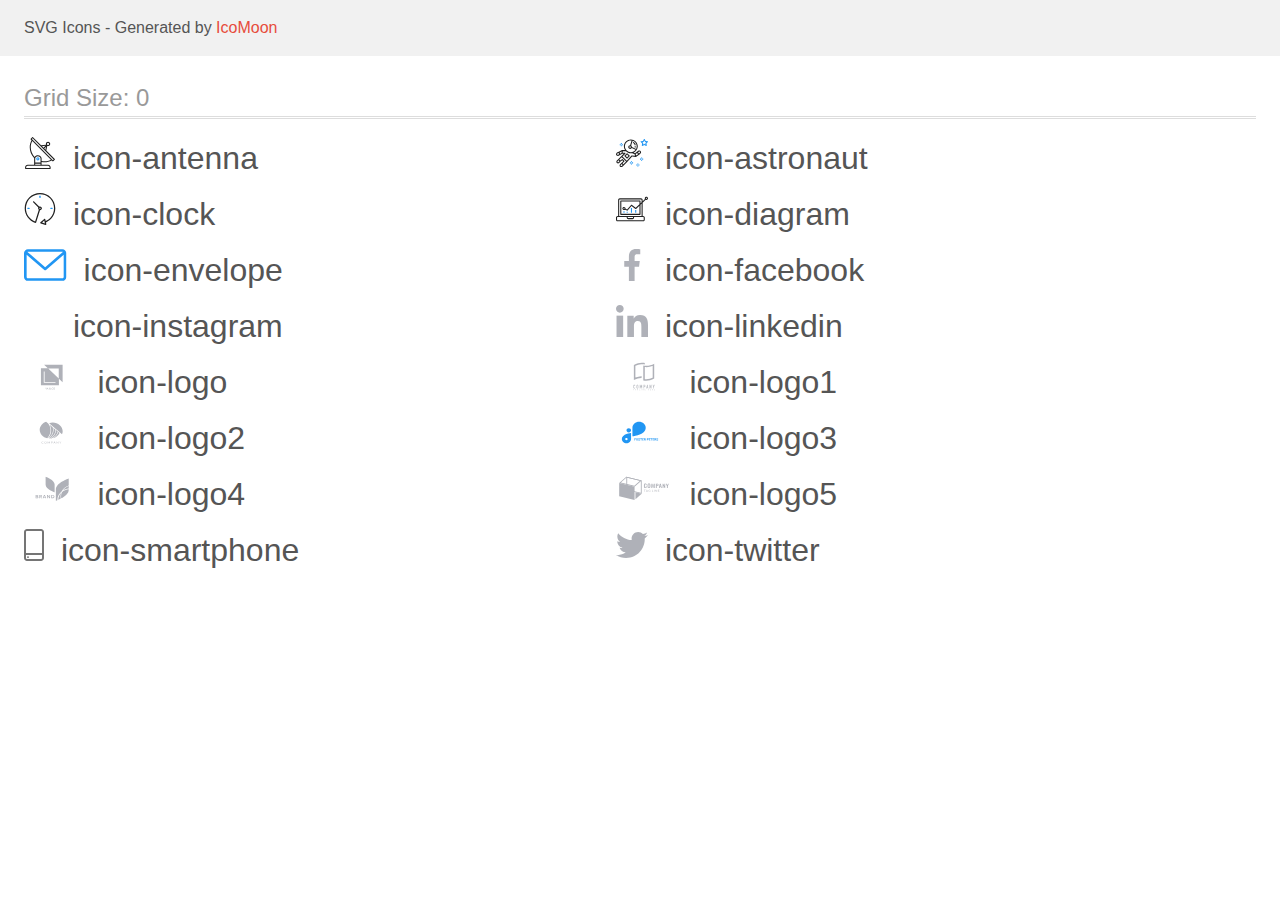
<file: images/icons/icomoon/demo.html>
<!doctype html>
<html>
<head>
    <title>IcoMoon - SVG Icons</title>
    <meta charset="utf-8">
    <meta name="viewport" content="width=device-width, initial-scale=1">
    <link rel="stylesheet" href="demo-files/demo.css">
    <link rel="stylesheet" href="style.css">
</head>
<body>
<svg aria-hidden="true" style="position: absolute; width: 0; height: 0; overflow: hidden;" version="1.1" xmlns="http://www.w3.org/2000/svg" xmlns:xlink="http://www.w3.org/1999/xlink">
<defs>
<symbol id="icon-antenna" viewBox="0 0 32 32">
<path fill="#212121" style="fill: var(--color1, #212121)" d="M30.773 22.098l-8.443-8.505 0.937-4.615c0.242 0.094 0.499 0.144 0.758 0.146h0.006c1.192 0.014 2.17-0.941 2.184-2.133s-0.941-2.17-2.133-2.184c-1.192-0.014-2.17 0.941-2.184 2.133-0.003 0.255 0.039 0.509 0.125 0.749l-4.96 0.605-8.091-8.133c-0.099-0.101-0.235-0.159-0.377-0.16-0.14 0.001-0.274 0.056-0.373 0.155l-1.513 1.504c-0.208 0.208-0.208 0.546 0 0.754l0.814 0.826c-3.153 5.798-2.129 12.978 2.519 17.663 0.043 0.041 0.092 0.074 0.146 0.098-0.034 0.18-0.051 0.364-0.052 0.547v6.187h-6.4c-1.472 0.002-2.665 1.195-2.667 2.667v1.067c0 0.295 0.239 0.533 0.533 0.533h24.533c0.295 0 0.533-0.239 0.533-0.533v-1.067c-0.002-1.472-1.195-2.665-2.667-2.667h-6.4v-2.742c1.003 0.21 2.024 0.317 3.049 0.32 2.458-0.003 4.877-0.615 7.040-1.783l0.818 0.823c0.099 0.101 0.235 0.159 0.377 0.16 0.14-0.001 0.274-0.056 0.373-0.155l1.513-1.504c0.208-0.208 0.208-0.546 0-0.754zM23.28 6.233c0.418-0.415 1.093-0.414 1.508 0.004s0.414 1.093-0.004 1.508c-0.2 0.199-0.47 0.31-0.752 0.31h-0.003c-0.589-0.003-1.064-0.483-1.061-1.072 0.002-0.282 0.115-0.552 0.314-0.751h-0.002zM22.024 9.738l-0.598 2.946-1.175-1.182 1.774-1.763zM21.419 8.836l-1.92 1.909-1.485-1.493 3.405-0.415zM24.004 28.8c0.884 0 1.6 0.716 1.6 1.6v0.533h-23.467v-0.533c0-0.884 0.716-1.6 1.6-1.6h20.267zM16.537 26.667v1.067h-5.333v-1.067h5.333zM11.204 25.6v-4.053c0-1.294 1.196-2.347 2.667-2.347s2.667 1.053 2.667 2.347v4.053h-5.333zM17.604 23.904v-2.357c0-1.882-1.675-3.413-3.733-3.413-1.331-0.020-2.576 0.657-3.281 1.786-4.058-4.274-4.971-10.645-2.279-15.887l18.602 18.708c-2.872 1.461-6.165 1.873-9.309 1.163zM28.893 23.22l-21.057-21.181 0.755-0.752 7.935 7.98c0.004 0 0.006 0.007 0.010 0.010l13.115 13.191-0.757 0.752z"></path>
<path fill="#2196f3" style="fill: var(--color2, #2196f3)" d="M13.876 20.267h-0.005c-0.884-0.001-1.601 0.714-1.602 1.598s0.714 1.601 1.598 1.602h0.005c0.884 0.001 1.601-0.714 1.602-1.598s-0.714-1.601-1.598-1.602zM14.249 22.245c-0.1 0.1-0.236 0.156-0.378 0.155-0.295-0.002-0.532-0.242-0.531-0.536 0.001-0.141 0.057-0.276 0.157-0.375s0.233-0.154 0.373-0.155c0.295 0.002 0.532 0.241 0.53 0.536-0.001 0.141-0.057 0.276-0.157 0.375h0.005z"></path>
</symbol>
<symbol id="icon-astronaut" viewBox="0 0 32 32">
<path fill="#2196f3" style="fill: var(--color2, #2196f3)" d="M31.974 4.524c-0.063-0.193-0.229-0.333-0.43-0.363l-1.91-0.278-0.855-1.731c-0.179-0.365-0.777-0.365-0.956 0l-0.855 1.731-1.91 0.278c-0.201 0.029-0.367 0.17-0.431 0.363-0.062 0.193-0.011 0.405 0.135 0.547l1.383 1.348-0.326 1.903c-0.034 0.2 0.048 0.402 0.212 0.522 0.166 0.121 0.382 0.135 0.562 0.040l1.709-0.899 1.709 0.899c0.078 0.041 0.164 0.061 0.249 0.061 0.11 0 0.221-0.034 0.314-0.102 0.164-0.119 0.246-0.322 0.212-0.522l-0.326-1.903 1.383-1.348c0.145-0.142 0.197-0.354 0.135-0.547zM29.511 5.851c-0.125 0.122-0.183 0.299-0.153 0.472l0.191 1.114-1-0.526c-0.078-0.041-0.163-0.061-0.249-0.061s-0.17 0.020-0.249 0.061l-1.001 0.526 0.191-1.114c0.030-0.173-0.028-0.349-0.153-0.472l-0.81-0.789 1.119-0.163c0.174-0.025 0.324-0.134 0.402-0.292l0.5-1.013 0.5 1.013c0.078 0.157 0.228 0.267 0.402 0.292l1.119 0.163-0.809 0.789z"></path>
<path fill="#2196f3" style="fill: var(--color2, #2196f3)" d="M26.134 20.522h-1.067v1.067h1.067v-1.067z"></path>
<path fill="#2196f3" style="fill: var(--color2, #2196f3)" d="M26.134 22.656h-1.067v1.067h1.067v-1.067z"></path>
<path fill="#2196f3" style="fill: var(--color2, #2196f3)" d="M27.2 21.589h-1.067v1.067h1.067v-1.067z"></path>
<path fill="#2196f3" style="fill: var(--color2, #2196f3)" d="M25.067 21.589h-1.067v1.067h1.067v-1.067z"></path>
<path fill="#2196f3" style="fill: var(--color2, #2196f3)" d="M22.4 26.389h-1.067v1.067h1.067v-1.067z"></path>
<path fill="#2196f3" style="fill: var(--color2, #2196f3)" d="M22.4 28.522h-1.067v1.067h1.067v-1.067z"></path>
<path fill="#2196f3" style="fill: var(--color2, #2196f3)" d="M23.467 27.456h-1.067v1.067h1.067v-1.067z"></path>
<path fill="#2196f3" style="fill: var(--color2, #2196f3)" d="M21.333 27.456h-1.067v1.067h1.067v-1.067z"></path>
<path fill="#2196f3" style="fill: var(--color2, #2196f3)" d="M16 24.256h-1.067v1.067h1.067v-1.067z"></path>
<path fill="#2196f3" style="fill: var(--color2, #2196f3)" d="M16 26.389h-1.067v1.067h1.067v-1.067z"></path>
<path fill="#2196f3" style="fill: var(--color2, #2196f3)" d="M17.067 25.322h-1.067v1.067h1.067v-1.067z"></path>
<path fill="#2196f3" style="fill: var(--color2, #2196f3)" d="M14.933 25.322h-1.067v1.067h1.067v-1.067z"></path>
<path fill="#2196f3" style="fill: var(--color2, #2196f3)" d="M5.867 6.122h-1.067v1.067h1.067v-1.067z"></path>
<path fill="#2196f3" style="fill: var(--color2, #2196f3)" d="M5.867 8.255h-1.067v1.067h1.067v-1.067z"></path>
<path fill="#2196f3" style="fill: var(--color2, #2196f3)" d="M6.933 7.189h-1.067v1.067h1.067v-1.067z"></path>
<path fill="#2196f3" style="fill: var(--color2, #2196f3)" d="M4.8 7.189h-1.067v1.067h1.067v-1.067z"></path>
<path fill="#212121" style="fill: var(--color1, #212121)" d="M24.715 14.159c-0.287-0.388-0.709-0.637-1.188-0.705-0.481-0.068-0.956 0.058-1.34 0.352l-1.252 0.96-1.898 1.417-1.358-0.541c2.421-1.086 4.114-3.508 4.114-6.32 0-3.823-3.123-6.933-6.961-6.933s-6.961 3.11-6.961 6.933c0 1.386 0.414 2.674 1.12 3.758l-2.764-0.024c-0.002 0-0.003 0-0.005 0-0.009 0-0.015 0.004-0.023 0.005-0.053 0.002-0.105 0.013-0.155 0.031-0.013 0.005-0.026 0.008-0.038 0.013-0.006 0.003-0.013 0.003-0.019 0.006l-3.233 1.596c-0.001 0-0.001 0-0.001 0.001l-1.893 0.911c-0.021 0.009-0.042 0.021-0.063 0.035-0.755 0.502-1.012 1.489-0.598 2.295 0.22 0.429 0.595 0.745 1.056 0.889 0.178 0.055 0.359 0.083 0.539 0.083 0.29 0 0.577-0.071 0.839-0.211l1.388-0.738 2.264-1.169 1.357-0.008-5.442 5.416c-0.001 0.001-0.001 0.001-0.002 0.001l-1.339 1.333c-0.316 0.315-0.49 0.732-0.49 1.178s0.174 0.863 0.49 1.179c0.325 0.323 0.752 0.485 1.179 0.485s0.854-0.162 1.18-0.485l1.314-1.309 1.741-1.3 0.901 0.897-1.762 1.754c-0 0.001-0.001 0.001-0.002 0.001l-1.339 1.333c-0.316 0.315-0.49 0.732-0.49 1.178s0.174 0.863 0.49 1.179c0.325 0.323 0.753 0.485 1.18 0.485s0.855-0.162 1.18-0.485l3.482-3.467c0.001-0.001 0.001-0.001 0.001-0.002l1.010-1-0.004-0.004c0.006-0.006 0.015-0.009 0.022-0.015l5.166-5.658 3.471 0.494c0.025 0.004 0.050 0.005 0.075 0.005 0.065 0 0.127-0.015 0.187-0.038 0.018-0.006 0.033-0.015 0.050-0.023 0.019-0.010 0.039-0.015 0.058-0.027l3.213-2.133c0.012-0.008 0.018-0.021 0.029-0.029 0.013-0.010 0.029-0.014 0.041-0.026l1.271-1.191c0.662-0.62 0.753-1.635 0.212-2.362zM2.13 17.77c-0.173 0.093-0.37 0.111-0.558 0.052-0.187-0.058-0.338-0.186-0.427-0.358-0.161-0.314-0.068-0.695 0.214-0.902l1.314-0.632 0.449 1.312-0.992 0.528zM5.628 15.942l-1.548 0.8-0.439-1.283 2.027-1.001-0.040 1.484zM20.727 9.322c0 0.918-0.219 1.785-0.599 2.559l-4.181-1.899c-0.044-0.573-0.341-1.075-0.788-1.388l1.464-4.86c2.378 0.756 4.105 2.974 4.105 5.588zM8.938 9.322c0-3.235 2.644-5.867 5.894-5.867 0.253 0 0.5 0.021 0.745 0.052l-1.432 4.754c-0.019-0.001-0.037-0.006-0.057-0.006-1.033 0-1.873 0.837-1.873 1.867s0.84 1.867 1.873 1.867c0.694 0 1.294-0.383 1.618-0.945l3.862 1.755c-1.075 1.446-2.795 2.39-4.737 2.39-3.25 0-5.894-2.632-5.894-5.867zM14.894 10.122c0 0.441-0.362 0.8-0.806 0.8s-0.806-0.359-0.806-0.8c0-0.441 0.362-0.8 0.806-0.8s0.806 0.359 0.806 0.8zM2.465 25.146c-0.236 0.234-0.619 0.234-0.854 0.001-0.114-0.114-0.176-0.263-0.176-0.423s0.062-0.309 0.176-0.421l0.962-0.958 0.851 0.848-0.959 0.955zM5.679 28.88c-0.236 0.234-0.619 0.235-0.855 0.001-0.114-0.114-0.176-0.263-0.176-0.423s0.062-0.309 0.176-0.421l0.963-0.959 0.852 0.848-0.96 0.955zM9.16 25.411c-0.001 0-0.001 0-0.002 0.001l-1.765 1.76-0.852-0.848 1.763-1.755c0 0 0 0 0-0s0.001-0.001 0.002-0.001c0.040-0.040 0.065-0.088 0.090-0.135 0.007-0.014 0.020-0.026 0.026-0.040 0.017-0.041 0.019-0.085 0.026-0.129 0.003-0.025 0.014-0.047 0.014-0.073 0-0.036-0.013-0.070-0.020-0.106-0.006-0.032-0.006-0.065-0.019-0.095-0.020-0.050-0.055-0.094-0.091-0.138-0.010-0.012-0.014-0.027-0.025-0.038 0 0 0 0-0.001 0s-0.001-0.002-0.001-0.002l-1.607-1.6c-0.017-0.017-0.039-0.024-0.058-0.038-0.028-0.022-0.055-0.042-0.087-0.058-0.030-0.015-0.061-0.024-0.093-0.033-0.034-0.010-0.067-0.017-0.103-0.020-0.033-0.002-0.063 0.001-0.095 0.005-0.036 0.004-0.069 0.009-0.104 0.020-0.034 0.011-0.063 0.027-0.094 0.045-0.020 0.011-0.042 0.015-0.061 0.029l-1.773 1.324-0.901-0.897 2.399-2.386 4.361 4.289-0.928 0.919zM15.979 18.394c-0.015-0.002-0.030 0.004-0.045 0.003-0.039-0.002-0.076 0.001-0.115 0.007-0.030 0.005-0.059 0.011-0.088 0.021-0.034 0.012-0.065 0.028-0.097 0.047-0.030 0.018-0.057 0.037-0.083 0.061-0.013 0.011-0.028 0.017-0.040 0.029l-4.698 5.146-4.328-4.257 2.833-2.818c0.209-0.208 0.21-0.546 0.002-0.755-0.105-0.105-0.243-0.157-0.381-0.156v-0.001l-2.219 0.013 0.028-1.607 3.104 0.027c1.265 1.294 3.029 2.101 4.981 2.101 0.437 0 0.864-0.045 1.279-0.123 0.040 0.032 0.079 0.065 0.13 0.085l2.41 0.96 0.331 1.644-3.003-0.427zM20.020 18.572l-0.313-1.558 1.446-1.080 0.947 1.257-2.080 1.381zM23.774 15.741l-0.838 0.785-0.931-1.236 0.831-0.637c0.155-0.119 0.351-0.168 0.543-0.143 0.193 0.027 0.364 0.128 0.48 0.284 0.217 0.292 0.18 0.699-0.085 0.947z"></path>
<path fill="#212121" style="fill: var(--color1, #212121)" d="M13.602 18.544l-2.143-2.133c-0.207-0.207-0.545-0.207-0.753 0l-2.142 2.133c-0.1 0.101-0.157 0.236-0.157 0.378s0.056 0.278 0.157 0.378l2.142 2.133c0.104 0.103 0.241 0.155 0.377 0.155s0.273-0.052 0.376-0.155l2.143-2.133c0.1-0.1 0.157-0.236 0.157-0.378s-0.057-0.278-0.157-0.378zM11.083 20.303l-1.387-1.381 1.387-1.381 1.387 1.381-1.387 1.381z"></path>
<path fill="#212121" style="fill: var(--color1, #212121)" d="M17.164 5.071l-0.258 1.036c0.071 0.018 1.738 0.452 1.738 2.149h1.067c-0-2.017-1.666-2.965-2.547-3.185z"></path>
<path fill="#212121" style="fill: var(--color1, #212121)" d="M19.711 9.322h-1.067v1.067h1.067v-1.067z"></path>
</symbol>
<symbol id="icon-clock" viewBox="0 0 32 32">
<path fill="#212121" style="fill: var(--color1, #212121)" d="M31.297 15.301c-0.002-8.452-6.855-15.303-15.308-15.301s-15.303 6.855-15.301 15.308c0.001 6.658 4.307 12.551 10.649 14.576 0.061 0.019 0.124 0.029 0.187 0.029 0.121-0 0.239-0.032 0.342-0.094 0.135-0.080 0.236-0.207 0.283-0.356l3.865-12.25c1.057-0.005 1.909-0.866 1.903-1.923s-0.866-1.909-1.923-1.903c-0.284 0.001-0.565 0.067-0.82 0.191l-5.106-5.107c-0.253-0.245-0.657-0.238-0.902 0.016-0.239 0.247-0.239 0.639 0 0.886l5.103 5.109c-0.392 0.799-0.168 1.764 0.536 2.309l-3.683 11.673c-7.278-2.681-11.004-10.754-8.323-18.032s10.754-11.004 18.032-8.323 11.004 10.754 8.323 18.032c-1.31 3.556-4.001 6.431-7.462 7.973l-0.398-1.874c-0.073-0.344-0.411-0.565-0.756-0.492-0.109 0.023-0.209 0.074-0.292 0.148l-3.837 3.426c-0.263 0.234-0.287 0.637-0.052 0.9 0.076 0.085 0.174 0.149 0.283 0.184l4.899 1.563c0.335 0.108 0.694-0.077 0.802-0.412 0.034-0.106 0.040-0.219 0.017-0.328l-0.391-1.839c5.664-2.388 9.342-7.942 9.329-14.089zM15.992 14.664c0.352 0 0.638 0.286 0.638 0.638s-0.286 0.638-0.638 0.638c-0.352 0-0.638-0.285-0.638-0.638s0.285-0.638 0.638-0.638zM18.093 29.528l2.184-1.948 0.603 2.84-2.787-0.892z"></path>
<path fill="#2196f3" style="fill: var(--color2, #2196f3)" d="M15.354 3.185v1.275c0 0.352 0.285 0.638 0.638 0.638s0.638-0.285 0.638-0.638v-1.275c0-0.352-0.286-0.638-0.638-0.638s-0.638 0.286-0.638 0.638z"></path>
<path fill="#2196f3" style="fill: var(--color2, #2196f3)" d="M3.876 14.664c-0.352 0-0.638 0.286-0.638 0.638s0.285 0.638 0.638 0.638h1.275c0.352 0 0.638-0.285 0.638-0.638s-0.285-0.638-0.638-0.638h-1.275z"></path>
<path fill="#2196f3" style="fill: var(--color2, #2196f3)" d="M28.108 15.939c0.352 0 0.638-0.285 0.638-0.638s-0.285-0.638-0.638-0.638h-1.275c-0.352 0-0.638 0.286-0.638 0.638s0.286 0.638 0.638 0.638h1.275z"></path>
</symbol>
<symbol id="icon-diagram" viewBox="0 0 32 32">
<path fill="#2196f3" style="fill: var(--color2, #2196f3)" d="M14.926 14.965h1.066v4.798h-1.066v-4.797z"></path>
<path fill="#2196f3" style="fill: var(--color2, #2196f3)" d="M19.19 17.097h1.066v2.665h-1.066v-2.665z"></path>
<path fill="#2196f3" style="fill: var(--color2, #2196f3)" d="M10.661 18.696h1.066v1.066h-1.066v-1.066z"></path>
<path fill="#2196f3" style="fill: var(--color2, #2196f3)" d="M7.463 18.163h1.066v1.599h-1.066v-1.599z"></path>
<path fill="#212121" style="fill: var(--color1, #212121)" d="M1.599 28.291h25.587c0.883 0 1.599-0.716 1.599-1.599v-2.132c0-0.883-0.716-1.599-1.599-1.599h-0.533v-13.293l3.028-2.868c0.703 0.346 1.553 0.136 2.013-0.499s0.396-1.508-0.152-2.068-1.42-0.644-2.065-0.198c-0.644 0.446-0.873 1.292-0.542 2.002l-2.281 2.163v-1.23c0-0.883-0.716-1.599-1.599-1.599h-21.322c-0.883 0-1.599 0.716-1.599 1.599v15.992h-0.533c-0.883 0-1.599 0.716-1.599 1.599v2.132c0 0.883 0.716 1.599 1.599 1.599zM30.384 4.837c0.294 0 0.533 0.239 0.533 0.533s-0.239 0.533-0.533 0.533c-0.294 0-0.533-0.239-0.533-0.533s0.239-0.533 0.533-0.533zM3.198 6.969c0-0.294 0.239-0.533 0.533-0.533h21.322c0.294 0 0.533 0.239 0.533 0.533v2.239l-1.066 1.013v-2.186c0-0.294-0.239-0.533-0.533-0.533h-19.19c-0.294 0-0.533 0.239-0.533 0.533v13.326c0 0.294 0.239 0.533 0.533 0.533h19.19c0.294 0 0.533-0.239 0.533-0.533v-9.674l1.066-1.010v12.284h-22.388v-15.992zM7.996 13.899c-0.721-0.002-1.354 0.478-1.546 1.174s0.105 1.433 0.725 1.801c0.62 0.368 1.41 0.276 1.928-0.226l1.853 0.93c0.215 0.108 0.476 0.057 0.636-0.123l3.939-4.431 3.872 2.901c0.208 0.156 0.498 0.139 0.686-0.039l3.365-3.188v8.131h-18.124v-12.26h18.124v2.66l-3.771 3.572-3.904-2.927c-0.222-0.166-0.534-0.135-0.718 0.072l-3.993 4.493-1.493-0.746c0.011-0.064 0.018-0.129 0.020-0.193 0-0.883-0.716-1.599-1.599-1.599zM8.529 15.498c0 0.294-0.239 0.533-0.533 0.533s-0.533-0.239-0.533-0.533c0-0.294 0.239-0.533 0.533-0.533s0.533 0.239 0.533 0.533zM11.727 24.027h5.331v0.533c0 0.294-0.239 0.533-0.533 0.533h-4.264c-0.294 0-0.533-0.239-0.533-0.533v-0.533zM1.066 24.56c0-0.294 0.239-0.533 0.533-0.533h9.062v0.533c0 0.883 0.716 1.599 1.599 1.599h4.264c0.883 0 1.599-0.716 1.599-1.599v-0.533h9.062c0.294 0 0.533 0.239 0.533 0.533v2.132c0 0.294-0.239 0.533-0.533 0.533h-25.587c-0.294 0-0.533-0.239-0.533-0.533v-2.132z"></path>
</symbol>
<symbol id="icon-envelope" viewBox="0 0 43 32">
<path fill="#2196f3" style="fill: var(--color2, #2196f3)" d="M38.667 0h-34.667c-2.206 0-4 1.794-4 4v24c0 2.206 1.794 4 4 4h34.667c2.206 0 4-1.794 4-4v-24c0-2.206-1.794-4-4-4zM38.667 2.667c0.181 0 0.353 0.038 0.511 0.103l-17.844 15.466-17.844-15.466c0.158-0.066 0.33-0.103 0.511-0.103h34.667zM38.667 29.333h-34.667c-0.736 0-1.333-0.598-1.333-1.333v-22.413l17.793 15.421c0.251 0.217 0.563 0.326 0.874 0.326s0.622-0.108 0.874-0.326l17.793-15.421v22.413c0 0.736-0.598 1.333-1.333 1.333z"></path>
</symbol>
<symbol id="icon-facebook" viewBox="0 0 32 32">
<path fill="#afb1b8" style="fill: var(--color3, #afb1b8)" d="M21.329 5.313h2.921v-5.088c-0.504-0.069-2.237-0.225-4.256-0.225-4.212 0-7.097 2.649-7.097 7.519v4.481h-4.648v5.688h4.648v14.312h5.699v-14.311h4.46l0.708-5.688h-5.169v-3.919c0.001-1.644 0.444-2.769 2.735-2.769z"></path>
</symbol>
<symbol id="icon-instagram" viewBox="0 0 32 32">
<path fill="#fff" style="fill: var(--color4, #fff)" d="M31.969 9.408c-0.075-1.7-0.35-2.869-0.744-3.882-0.406-1.075-1.032-2.038-1.851-2.838-0.8-0.813-1.769-1.444-2.832-1.844-1.019-0.394-2.182-0.669-3.882-0.744-1.713-0.081-2.257-0.1-6.601-0.1s-4.888 0.019-6.595 0.094c-1.7 0.075-2.869 0.35-3.882 0.744-1.075 0.406-2.038 1.031-2.838 1.85-0.813 0.8-1.444 1.769-1.844 2.832-0.394 1.019-0.669 2.182-0.744 3.882-0.081 1.713-0.1 2.257-0.1 6.601s0.019 4.888 0.094 6.595c0.075 1.7 0.35 2.869 0.744 3.882 0.406 1.075 1.038 2.038 1.85 2.838 0.8 0.813 1.769 1.444 2.832 1.844 1.019 0.394 2.182 0.669 3.882 0.744 1.706 0.075 2.25 0.094 6.595 0.094s4.888-0.019 6.595-0.094c1.7-0.075 2.869-0.35 3.882-0.744 2.151-0.832 3.851-2.532 4.682-4.682 0.394-1.019 0.669-2.182 0.744-3.882 0.075-1.707 0.094-2.251 0.094-6.595s-0.006-4.888-0.081-6.595zM29.087 22.473c-0.069 1.563-0.331 2.407-0.55 2.969-0.538 1.394-1.644 2.5-3.038 3.038-0.563 0.219-1.413 0.481-2.969 0.55-1.688 0.075-2.194 0.094-6.464 0.094s-4.782-0.019-6.464-0.094c-1.563-0.069-2.407-0.331-2.969-0.55-0.694-0.256-1.325-0.663-1.838-1.194-0.531-0.519-0.938-1.144-1.194-1.838-0.219-0.563-0.481-1.413-0.55-2.969-0.075-1.688-0.094-2.194-0.094-6.464s0.019-4.782 0.094-6.464c0.069-1.563 0.331-2.407 0.55-2.969 0.256-0.694 0.663-1.325 1.2-1.838 0.519-0.531 1.144-0.938 1.838-1.194 0.563-0.219 1.413-0.481 2.969-0.55 1.688-0.075 2.194-0.094 6.464-0.094 4.276 0 4.782 0.019 6.464 0.094 1.563 0.069 2.407 0.331 2.969 0.55 0.694 0.256 1.325 0.662 1.838 1.194 0.531 0.519 0.938 1.144 1.194 1.838 0.219 0.563 0.481 1.413 0.55 2.969 0.075 1.688 0.094 2.194 0.094 6.464s-0.019 4.77-0.094 6.458z"></path>
<path fill="#fff" style="fill: var(--color4, #fff)" d="M16.059 7.783c-4.538 0-8.22 3.682-8.22 8.22s3.682 8.22 8.22 8.22c4.539 0 8.22-3.682 8.22-8.22s-3.682-8.22-8.22-8.22zM16.059 21.335c-2.944 0-5.332-2.388-5.332-5.332s2.388-5.332 5.332-5.332c2.944 0 5.332 2.388 5.332 5.332s-2.388 5.332-5.332 5.332z"></path>
<path fill="#fff" style="fill: var(--color4, #fff)" d="M26.524 7.458c0 1.060-0.859 1.919-1.919 1.919s-1.919-0.859-1.919-1.919c0-1.060 0.859-1.919 1.919-1.919s1.919 0.859 1.919 1.919z"></path>
</symbol>
<symbol id="icon-linkedin" viewBox="0 0 32 32">
<path fill="#afb1b8" style="fill: var(--color3, #afb1b8)" d="M31.992 32v-0.001h0.008v-11.736c0-5.741-1.236-10.164-7.948-10.164-3.227 0-5.392 1.771-6.276 3.449h-0.093v-2.913h-6.364v21.364h6.627v-10.579c0-2.785 0.528-5.479 3.977-5.479 3.399 0 3.449 3.179 3.449 5.657v10.401h6.62z"></path>
<path fill="#afb1b8" style="fill: var(--color3, #afb1b8)" d="M0.528 10.636h6.635v21.364h-6.635v-21.364z"></path>
<path fill="#afb1b8" style="fill: var(--color3, #afb1b8)" d="M3.843 0c-2.121 0-3.843 1.721-3.843 3.843s1.721 3.879 3.843 3.879c2.121 0 3.843-1.757 3.843-3.879-0.001-2.121-1.723-3.843-3.843-3.843v0z"></path>
</symbol>
<symbol id="icon-logo" viewBox="0 0 57 32">
<path fill="#afb1b8" style="fill: var(--color3, #afb1b8)" d="M20.267 3.733l3.738 3.538-6.938-0.004v17.166h18.133v-6.564l3.733 3.534v-17.671h-18.667zM35.036 17.455l-10.597-10.032h10.597v10.032zM31.746 21.923h-11.81v-11.545h0.835v10.764h10.975v0.782zM22.725 26.72l-0.436 0.898-0.436-0.898h-0.366l0.637 1.198v0.698h0.331v-0.698l0.635-1.198h-0.365zM23.273 28.615l0.154-0.441h0.734l0.155 0.441h0.344l-0.717-1.896h-0.296l-0.716 1.896h0.342zM23.794 27.122l0.275 0.786h-0.549l0.275-0.786zM25.531 27.863c-0.048 0.073-0.072 0.153-0.072 0.241 0 0.16 0.056 0.29 0.168 0.389s0.263 0.148 0.451 0.148 0.349-0.051 0.484-0.152l0.107 0.126h0.367l-0.279-0.329c0.109-0.149 0.164-0.341 0.164-0.574h-0.275c0 0.128-0.026 0.243-0.079 0.348l-0.366-0.432 0.129-0.094c0.091-0.066 0.157-0.132 0.197-0.198s0.060-0.14 0.060-0.219c0-0.12-0.044-0.22-0.133-0.301s-0.201-0.122-0.339-0.122c-0.153 0-0.274 0.043-0.365 0.13s-0.135 0.203-0.135 0.352c0 0.061 0.014 0.124 0.043 0.189s0.081 0.144 0.155 0.237c-0.141 0.101-0.235 0.188-0.283 0.262zM26.386 28.282c-0.093 0.071-0.193 0.107-0.299 0.107-0.095 0-0.17-0.027-0.227-0.082s-0.085-0.126-0.085-0.214c0-0.102 0.052-0.192 0.156-0.271l0.040-0.029 0.414 0.488zM26.046 27.442c-0.089-0.11-0.134-0.202-0.134-0.275 0-0.063 0.018-0.116 0.055-0.158s0.085-0.063 0.147-0.063c0.057 0 0.105 0.018 0.142 0.053s0.056 0.077 0.056 0.126c0 0.075-0.027 0.136-0.081 0.184l-0.040 0.033-0.145 0.099zM29.132 28.472c0.13-0.114 0.205-0.272 0.224-0.474h-0.328c-0.017 0.135-0.059 0.232-0.124 0.29s-0.162 0.087-0.292 0.087c-0.142 0-0.249-0.054-0.323-0.161s-0.109-0.264-0.109-0.469v-0.168c0.002-0.202 0.041-0.355 0.117-0.46s0.188-0.158 0.331-0.158c0.123 0 0.217 0.030 0.28 0.091s0.104 0.158 0.12 0.294h0.328c-0.021-0.207-0.095-0.368-0.223-0.482s-0.296-0.171-0.505-0.171c-0.155 0-0.293 0.037-0.411 0.111s-0.209 0.179-0.272 0.315c-0.063 0.136-0.095 0.294-0.095 0.473v0.177c0.003 0.174 0.035 0.328 0.098 0.46s0.151 0.234 0.266 0.306c0.115 0.071 0.249 0.107 0.4 0.107 0.216 0 0.389-0.056 0.52-0.169zM31.068 28.206c0.064-0.141 0.096-0.304 0.096-0.49v-0.105c-0.001-0.185-0.034-0.347-0.099-0.486s-0.158-0.247-0.277-0.32c-0.119-0.075-0.256-0.112-0.41-0.112s-0.292 0.038-0.411 0.113c-0.119 0.075-0.211 0.183-0.277 0.324s-0.098 0.305-0.098 0.49v0.107c0.001 0.181 0.034 0.342 0.099 0.48s0.159 0.246 0.279 0.322c0.121 0.075 0.258 0.112 0.411 0.112 0.155 0 0.293-0.037 0.411-0.112s0.212-0.183 0.276-0.323zM30.716 27.135c0.080 0.112 0.12 0.273 0.12 0.483v0.099c0 0.214-0.040 0.376-0.119 0.487s-0.19 0.167-0.336 0.167c-0.144 0-0.257-0.057-0.339-0.171s-0.121-0.275-0.121-0.483v-0.109c0.002-0.204 0.043-0.362 0.122-0.473s0.192-0.168 0.335-0.168c0.146 0 0.258 0.056 0.337 0.168z"></path>
</symbol>
<symbol id="icon-logo1" viewBox="0 0 57 32">
<path fill="#afb1b8" style="fill: var(--color3, #afb1b8)" d="M26.727 3.165h-0.073c-0.112-0.007-0.224-0.010-0.336-0.012v0h-0.243c-0.212 0-0.428 0.005-0.642 0.016-0.016-0.001-0.032-0.001-0.049 0-1.944 0.11-3.848 0.596-5.609 1.431l-0.231 0.111v11.809l0.54-0.183c0.474-0.163 0.978-0.309 1.5-0.445 1.411-0.362 2.861-0.555 4.317-0.574v1.551c-0.193 0.001-0.38 0.007-0.568 0.016h-0.045c-1.121 0.061-2.233 0.232-3.322 0.51-1.378 0.345-2.708 0.863-3.957 1.542v-15.145c1.298-0.757 2.695-1.325 4.151-1.688 1.278-0.33 2.593-0.5 3.913-0.504h0.228c0.273 0.007 0.538 0.019 0.788 0.038 0.658 0.046 1.31 0.15 1.95 0.311v1.527c-0.621-0.145-1.253-0.24-1.889-0.285-0.013-0.001-0.026-0.002-0.039-0.003-0.132-0.011-0.263-0.022-0.386-0.022zM29.415 4.726c0.339 0.026 0.689 0.038 1.044 0.038 1.388-0.005 2.769-0.182 4.114-0.528 1.378-0.346 2.706-0.865 3.956-1.543v14.875c-1.298 0.756-2.696 1.325-4.153 1.688-1.279 0.329-2.593 0.498-3.913 0.503-1 0.008-1.997-0.11-2.968-0.35v-14.971c0.229 0.053 0.465 0.102 0.706 0.142 0.394 0.066 0.81 0.115 1.214 0.145zM36.985 4.841l-0.54 0.182c-0.497 0.167-0.997 0.316-1.5 0.449-1.465 0.377-2.971 0.57-4.483 0.575-0.352 0-0.676-0.010-0.989-0.030l-0.43-0.028v12.148l0.37 0.033c0.343 0.030 0.696 0.045 1.052 0.045 1.191-0.005 2.377-0.159 3.531-0.457 0.95-0.238 1.874-0.57 2.759-0.991l0.231-0.111v-11.813z"></path>
<path fill="#afb1b8" style="fill: var(--color3, #afb1b8)" d="M19.060 24.113c-0.078-0.080-0.171-0.144-0.274-0.186s-0.214-0.061-0.326-0.057c-0.119-0.002-0.237 0.021-0.347 0.065-0.101 0.040-0.193 0.101-0.27 0.178s-0.135 0.17-0.174 0.271c-0.042 0.107-0.063 0.22-0.062 0.335v2.023c-0.005 0.143 0.022 0.284 0.080 0.415 0.048 0.104 0.117 0.196 0.202 0.271 0.081 0.068 0.176 0.117 0.278 0.144 0.098 0.028 0.2 0.042 0.302 0.042 0.113 0.001 0.224-0.023 0.326-0.070 0.101-0.044 0.193-0.108 0.27-0.187 0.075-0.079 0.135-0.171 0.177-0.271 0.043-0.102 0.065-0.212 0.065-0.323v-0.226h-0.529v0.18c0.002 0.062-0.009 0.123-0.031 0.18-0.017 0.043-0.043 0.082-0.077 0.114-0.033 0.026-0.070 0.046-0.111 0.058-0.036 0.012-0.073 0.018-0.111 0.019-0.047 0.006-0.095-0.002-0.139-0.021s-0.081-0.049-0.11-0.088c-0.050-0.081-0.074-0.176-0.070-0.271v-1.887c-0.003-0.105 0.019-0.208 0.065-0.302 0.027-0.043 0.066-0.077 0.112-0.098s0.097-0.030 0.147-0.024c0.046-0.002 0.091 0.008 0.132 0.028s0.077 0.049 0.104 0.086c0.059 0.078 0.090 0.173 0.088 0.271v0.175h0.524v-0.206c0.001-0.121-0.021-0.241-0.065-0.354-0.039-0.106-0.099-0.203-0.177-0.285z"></path>
<path fill="#afb1b8" style="fill: var(--color3, #afb1b8)" d="M22.202 24.090c-0.169-0.142-0.381-0.221-0.602-0.222-0.108 0-0.215 0.020-0.316 0.057-0.103 0.037-0.198 0.093-0.279 0.165-0.088 0.079-0.158 0.175-0.205 0.283-0.053 0.124-0.079 0.257-0.077 0.392v1.941c-0.004 0.137 0.023 0.272 0.077 0.397 0.048 0.104 0.118 0.197 0.205 0.271 0.081 0.075 0.176 0.133 0.279 0.171 0.101 0.037 0.208 0.056 0.316 0.057s0.215-0.020 0.316-0.057c0.105-0.038 0.202-0.096 0.286-0.171 0.084-0.076 0.152-0.168 0.2-0.271 0.054-0.125 0.081-0.261 0.077-0.397v-1.941c0.003-0.135-0.024-0.268-0.077-0.392-0.047-0.107-0.115-0.203-0.2-0.283zM21.955 26.706c0.004 0.052-0.003 0.104-0.021 0.152s-0.047 0.092-0.084 0.128c-0.070 0.059-0.158 0.091-0.249 0.091s-0.179-0.032-0.249-0.091c-0.037-0.036-0.066-0.080-0.084-0.128s-0.025-0.101-0.021-0.152v-1.941c-0.004-0.052 0.003-0.104 0.021-0.152s0.047-0.092 0.084-0.128c0.070-0.059 0.158-0.091 0.249-0.091s0.179 0.032 0.249 0.091c0.037 0.036 0.066 0.080 0.084 0.128s0.025 0.101 0.021 0.152v1.941z"></path>
<path fill="#afb1b8" style="fill: var(--color3, #afb1b8)" d="M26.329 27.573v-3.674h-0.509l-0.668 1.945h-0.009l-0.673-1.945h-0.503v3.674h0.525v-2.235h0.009l0.514 1.58h0.262l0.518-1.58h0.009v2.235h0.525z"></path>
<path fill="#afb1b8" style="fill: var(--color3, #afb1b8)" d="M29.311 24.157c-0.081-0.091-0.183-0.16-0.297-0.201-0.123-0.040-0.251-0.059-0.38-0.057h-0.78v3.674h0.523v-1.435h0.27c0.163 0.007 0.326-0.027 0.472-0.1 0.119-0.066 0.218-0.163 0.287-0.281 0.061-0.098 0.101-0.206 0.12-0.32 0.021-0.138 0.030-0.278 0.028-0.418 0.005-0.176-0.012-0.353-0.051-0.525-0.035-0.127-0.101-0.243-0.193-0.338zM29.041 25.277c-0.002 0.067-0.019 0.132-0.049 0.191-0.030 0.056-0.077 0.102-0.135 0.129-0.078 0.035-0.162 0.050-0.247 0.046h-0.239v-1.249h0.27c0.081-0.004 0.162 0.012 0.236 0.046 0.054 0.031 0.097 0.079 0.123 0.136 0.029 0.065 0.044 0.134 0.046 0.205 0 0.077 0 0.159 0 0.244s0.005 0.174 0 0.252h-0.005z"></path>
<path fill="#afb1b8" style="fill: var(--color3, #afb1b8)" d="M31.791 23.899h-0.429l-0.809 3.674h0.523l0.154-0.789h0.714l0.154 0.789h0.524l-0.83-3.674zM31.308 26.283l0.258-1.332h0.009l0.256 1.332h-0.524z"></path>
<path fill="#afb1b8" style="fill: var(--color3, #afb1b8)" d="M35.173 26.112h-0.009l-0.791-2.213h-0.503v3.674h0.523v-2.209h0.011l0.8 2.209h0.492v-3.674h-0.523v2.213z"></path>
<path fill="#afb1b8" style="fill: var(--color3, #afb1b8)" d="M38.372 23.899l-0.421 1.461h-0.011l-0.421-1.461h-0.554l0.719 2.121v1.553h0.524v-1.553l0.719-2.121h-0.554z"></path>
<path fill="#afb1b8" style="fill: var(--color3, #afb1b8)" d="M17.6 28.61h0.252v0.708h0.171v-0.708h0.251v-0.145h-0.675v0.145z"></path>
<path fill="#afb1b8" style="fill: var(--color3, #afb1b8)" d="M19.721 28.465l-0.331 0.853h0.182l0.070-0.194h0.34l0.073 0.194h0.186l-0.339-0.853h-0.182zM19.694 28.981l0.116-0.316 0.116 0.316h-0.232z"></path>
<path fill="#afb1b8" style="fill: var(--color3, #afb1b8)" d="M21.818 29.004h0.197v0.11c-0.058 0.046-0.129 0.071-0.202 0.072-0.034 0.002-0.069-0.004-0.1-0.019s-0.059-0.036-0.081-0.063c-0.045-0.065-0.068-0.143-0.063-0.222 0-0.19 0.082-0.285 0.246-0.285 0.043-0.004 0.086 0.007 0.121 0.032s0.061 0.062 0.072 0.104l0.169-0.033c-0.036-0.167-0.156-0.251-0.362-0.251-0.11-0.003-0.216 0.036-0.298 0.11-0.043 0.042-0.076 0.094-0.097 0.15s-0.030 0.117-0.025 0.178c-0.005 0.117 0.034 0.231 0.109 0.32 0.042 0.043 0.092 0.077 0.148 0.098s0.116 0.031 0.176 0.027c0.134 0.004 0.263-0.045 0.362-0.136v-0.336h-0.37v0.144z"></path>
<path fill="#afb1b8" style="fill: var(--color3, #afb1b8)" d="M23.959 28.465h-0.173v0.853h0.598v-0.145h-0.425v-0.708z"></path>
<path fill="#afb1b8" style="fill: var(--color3, #afb1b8)" d="M25.769 28.465h-0.173v0.853h0.173v-0.853z"></path>
<path fill="#afb1b8" style="fill: var(--color3, #afb1b8)" d="M27.539 29.035l-0.349-0.57h-0.167v0.853h0.161v-0.557l0.343 0.557h0.171v-0.853h-0.158v0.57z"></path>
<path fill="#afb1b8" style="fill: var(--color3, #afb1b8)" d="M29.14 28.943h0.425v-0.145h-0.425v-0.187h0.457v-0.145h-0.63v0.853h0.648v-0.145h-0.475v-0.231z"></path>
<path fill="#afb1b8" style="fill: var(--color3, #afb1b8)" d="M33.020 28.802h-0.336v-0.336h-0.171v0.853h0.171v-0.373h0.336v0.373h0.171v-0.853h-0.171v0.336z"></path>
<path fill="#afb1b8" style="fill: var(--color3, #afb1b8)" d="M34.629 28.943h0.426v-0.145h-0.426v-0.187h0.459v-0.145h-0.63v0.853h0.646v-0.145h-0.475v-0.231z"></path>
<path fill="#afb1b8" style="fill: var(--color3, #afb1b8)" d="M36.812 28.943c0.148-0.023 0.224-0.102 0.224-0.237 0.004-0.036-0.001-0.073-0.016-0.106s-0.038-0.062-0.068-0.083c-0.077-0.039-0.163-0.056-0.25-0.050h-0.362v0.853h0.171v-0.357h0.034c0.037-0.002 0.073 0.004 0.107 0.019 0.025 0.015 0.046 0.037 0.061 0.062l0.186 0.271h0.205l-0.104-0.167c-0.046-0.082-0.111-0.153-0.189-0.205zM36.64 28.825h-0.127v-0.214h0.135c0.059-0.005 0.118 0.002 0.174 0.020 0.012 0.011 0.022 0.025 0.029 0.040s0.009 0.032 0.009 0.049c-0.001 0.017-0.005 0.033-0.013 0.048s-0.019 0.027-0.032 0.037c-0.056 0.017-0.115 0.024-0.174 0.020z"></path>
<path fill="#afb1b8" style="fill: var(--color3, #afb1b8)" d="M38.458 28.943h0.425v-0.145h-0.425v-0.187h0.459v-0.145h-0.631v0.853h0.648v-0.145h-0.475v-0.231z"></path>
</symbol>
<symbol id="icon-logo2" viewBox="0 0 57 32">
<path fill="#afb1b8" style="fill: var(--color3, #afb1b8)" d="M19.417 26.187c0.008 0 0.017 0.002 0.025 0.005s0.015 0.007 0.020 0.013l0.116 0.111c-0.090 0.090-0.202 0.162-0.327 0.211-0.147 0.053-0.305 0.079-0.464 0.076-0.149 0.003-0.298-0.021-0.436-0.071-0.125-0.045-0.237-0.113-0.329-0.2-0.094-0.089-0.166-0.194-0.212-0.308-0.051-0.127-0.076-0.261-0.074-0.396-0.002-0.135 0.025-0.27 0.080-0.397 0.051-0.115 0.127-0.22 0.225-0.308 0.099-0.087 0.218-0.155 0.349-0.201 0.143-0.048 0.296-0.072 0.449-0.071 0.143-0.003 0.285 0.019 0.417 0.064 0.115 0.043 0.221 0.104 0.313 0.178l-0.097 0.119c-0.007 0.008-0.015 0.016-0.025 0.021-0.012 0.007-0.025 0.010-0.039 0.009-0.015-0.001-0.030-0.005-0.042-0.013l-0.052-0.032-0.073-0.040c-0.031-0.015-0.064-0.028-0.097-0.039-0.043-0.013-0.087-0.024-0.132-0.032-0.057-0.009-0.115-0.013-0.173-0.013-0.111-0.001-0.22 0.017-0.323 0.053-0.096 0.034-0.182 0.084-0.253 0.149-0.073 0.069-0.128 0.15-0.164 0.238-0.041 0.101-0.061 0.207-0.060 0.313-0.002 0.108 0.018 0.216 0.060 0.318 0.035 0.087 0.090 0.167 0.161 0.236 0.067 0.064 0.149 0.114 0.241 0.147 0.095 0.034 0.197 0.051 0.3 0.050 0.059 0.001 0.119-0.003 0.177-0.010 0.096-0.010 0.188-0.039 0.269-0.085 0.041-0.023 0.079-0.049 0.115-0.078 0.015-0.012 0.035-0.020 0.055-0.020z"></path>
<path fill="#afb1b8" style="fill: var(--color3, #afb1b8)" d="M22.776 25.629c0.002 0.134-0.025 0.267-0.078 0.393-0.047 0.114-0.122 0.218-0.219 0.305s-0.214 0.155-0.344 0.2c-0.285 0.094-0.599 0.094-0.884 0-0.129-0.046-0.245-0.114-0.342-0.201-0.097-0.089-0.172-0.194-0.221-0.308-0.105-0.255-0.105-0.533 0-0.787 0.050-0.115 0.125-0.22 0.221-0.31 0.097-0.084 0.214-0.15 0.342-0.193 0.284-0.096 0.6-0.096 0.884 0 0.129 0.046 0.246 0.114 0.343 0.201 0.096 0.088 0.17 0.191 0.22 0.304 0.054 0.127 0.080 0.261 0.078 0.395zM22.47 25.629c0.002-0.107-0.016-0.214-0.055-0.316-0.033-0.087-0.086-0.168-0.156-0.236-0.068-0.065-0.152-0.116-0.246-0.149-0.207-0.069-0.436-0.069-0.643 0-0.094 0.033-0.178 0.084-0.246 0.149-0.071 0.068-0.125 0.149-0.157 0.236-0.074 0.206-0.074 0.426 0 0.632 0.033 0.087 0.086 0.168 0.157 0.236 0.068 0.065 0.152 0.115 0.246 0.148 0.207 0.067 0.435 0.067 0.643 0 0.093-0.033 0.177-0.083 0.246-0.148 0.070-0.069 0.123-0.149 0.156-0.236 0.039-0.102 0.058-0.209 0.055-0.316z"></path>
<path fill="#afb1b8" style="fill: var(--color3, #afb1b8)" d="M25.067 25.96l0.030 0.071c0.012-0.025 0.022-0.048 0.033-0.071 0.011-0.024 0.024-0.047 0.038-0.070l0.743-1.174c0.015-0.020 0.028-0.033 0.042-0.037 0.020-0.005 0.040-0.007 0.061-0.006h0.22v1.909h-0.26v-1.404c0-0.018 0-0.038 0-0.059-0.001-0.022-0.001-0.044 0-0.066l-0.747 1.19c-0.009 0.018-0.025 0.033-0.044 0.043s-0.041 0.016-0.064 0.016h-0.042c-0.023 0-0.045-0.005-0.064-0.016s-0.034-0.026-0.044-0.044l-0.769-1.198c0 0.023 0 0.046 0 0.068s0 0.043 0 0.061v1.404h-0.252v-1.905h0.22c0.021-0.001 0.041 0.001 0.061 0.006 0.018 0.008 0.032 0.021 0.041 0.037l0.759 1.175c0.015 0.022 0.028 0.045 0.038 0.068z"></path>
<path fill="#afb1b8" style="fill: var(--color3, #afb1b8)" d="M27.864 25.865v0.715h-0.291v-1.906h0.649c0.122-0.002 0.244 0.012 0.362 0.042 0.094 0.023 0.181 0.064 0.256 0.119 0.065 0.052 0.114 0.116 0.145 0.187 0.034 0.078 0.051 0.161 0.049 0.244 0.001 0.084-0.017 0.167-0.054 0.244-0.035 0.073-0.089 0.138-0.157 0.191-0.075 0.057-0.162 0.1-0.257 0.126-0.113 0.031-0.232 0.046-0.35 0.044l-0.352-0.005zM27.864 25.66h0.352c0.076 0.001 0.153-0.009 0.225-0.029 0.060-0.018 0.115-0.046 0.163-0.082 0.044-0.035 0.078-0.078 0.099-0.126 0.024-0.051 0.036-0.105 0.035-0.16 0.003-0.053-0.007-0.106-0.029-0.155s-0.057-0.094-0.102-0.13c-0.111-0.075-0.251-0.112-0.391-0.102h-0.352v0.786z"></path>
<path fill="#afb1b8" style="fill: var(--color3, #afb1b8)" d="M31.772 26.583h-0.23c-0.023 0.001-0.046-0.006-0.064-0.018-0.017-0.012-0.029-0.027-0.038-0.044l-0.198-0.461h-0.993l-0.205 0.461c-0.008 0.017-0.020 0.032-0.036 0.043-0.018 0.013-0.042 0.020-0.065 0.019h-0.23l0.872-1.909h0.302l0.884 1.909zM30.333 25.874h0.82l-0.346-0.777c-0.026-0.058-0.048-0.118-0.065-0.179l-0.034 0.1c-0.010 0.030-0.022 0.058-0.032 0.081l-0.343 0.776z"></path>
<path fill="#afb1b8" style="fill: var(--color3, #afb1b8)" d="M33.029 24.682c0.017 0.008 0.032 0.020 0.044 0.034l1.272 1.439c0-0.023 0-0.046 0-0.067s0-0.043 0-0.063v-1.352h0.26v1.909h-0.145c-0.021 0.001-0.041-0.003-0.060-0.011-0.018-0.009-0.034-0.021-0.047-0.035l-1.271-1.438c0.001 0.022 0.001 0.044 0 0.066 0 0.021 0 0.040 0 0.058v1.361h-0.26v-1.909h0.154c0.018-0 0.036 0.003 0.052 0.009z"></path>
<path fill="#afb1b8" style="fill: var(--color3, #afb1b8)" d="M36.748 25.823v0.758h-0.291v-0.758l-0.804-1.15h0.26c0.022-0.001 0.045 0.005 0.063 0.016 0.016 0.012 0.029 0.027 0.039 0.043l0.503 0.742c0.020 0.032 0.038 0.061 0.052 0.088s0.026 0.054 0.036 0.081l0.038-0.082c0.014-0.030 0.031-0.059 0.049-0.087l0.496-0.747c0.010-0.015 0.023-0.028 0.038-0.040 0.017-0.013 0.040-0.020 0.063-0.019h0.263l-0.806 1.155z"></path>
<path fill="#afb1b8" style="fill: var(--color3, #afb1b8)" d="M24.923 21.47c0.127 0.014 0.255 0.025 0.384 0.035 1.962-0.763 3.622-2.011 4.772-3.588s1.74-3.415 1.695-5.282l-2.162-1.879c0.44 1.988 0.234 4.043-0.594 5.935s-2.245 3.547-4.094 4.779z"></path>
<path fill="#afb1b8" style="fill: var(--color3, #afb1b8)" d="M24.151 21.383l0.058 0.010c1.975-1.228 3.482-2.942 4.323-4.921s0.981-4.133 0.4-6.181l-3.080-2.676c1.246 2.2 1.747 4.661 1.446 7.098s-1.393 4.75-3.147 6.67z"></path>
<path fill="#afb1b8" style="fill: var(--color3, #afb1b8)" d="M34.596 14.841c-0.523 2.052-1.794 3.902-3.624 5.276-0.534 0.404-1.111 0.763-1.722 1.074 1.49-0.38 2.859-1.053 4.003-1.966s2.030-2.042 2.592-3.3l-1.249-1.084z"></path>
<path fill="#afb1b8" style="fill: var(--color3, #afb1b8)" d="M34.106 14.539l-1.778-1.545c-0.034 1.762-0.61 3.483-1.669 4.986s-2.562 2.731-4.352 3.559h0.009c0.399-0 0.798-0.021 1.194-0.062 1.673-0.593 3.151-1.537 4.303-2.748s1.94-2.65 2.295-4.189z"></path>
<path fill="#afb1b8" style="fill: var(--color3, #afb1b8)" d="M24.409 6.486l-2.122-1.846c-1.897 0.637-3.528 1.756-4.68 3.212s-1.772 3.179-1.778 4.946v0c0.007 1.952 0.763 3.846 2.149 5.383s3.322 2.628 5.501 3.101c1.946-2.060 3.085-4.605 3.252-7.266s-0.647-5.299-2.323-7.53z"></path>
<path fill="#afb1b8" style="fill: var(--color3, #afb1b8)" d="M39.008 14.255c-0.008-2.316-1.070-4.535-2.955-6.173s-4.439-2.561-7.105-2.567c-1.232-0.001-2.453 0.196-3.602 0.582l12.99 11.286c0.445-0.998 0.673-2.058 0.672-3.128z"></path>
</symbol>
<symbol id="icon-logo3" viewBox="0 0 57 32">
<path fill="#2196f3" style="fill: var(--color2, #2196f3)" d="M12.878 11.255h-0.002c-1.279 0-2.316 0.921-2.316 2.058v0.001c0 1.137 1.037 2.058 2.316 2.058h0.002c1.279 0 2.316-0.921 2.316-2.058v-0.001c0-1.137-1.037-2.058-2.316-2.058z"></path>
<path fill="#2196f3" style="fill: var(--color2, #2196f3)" d="M29.971 10.597c-0.004-1.579-0.711-3.092-1.967-4.208s-2.958-1.745-4.735-1.749v0c-1.777 0.003-3.48 0.631-4.737 1.748s-1.964 2.63-1.968 4.209v8.706c0 0 13.405-1.327 13.406-8.704v-0.001z"></path>
<path fill="#2196f3" style="fill: var(--color2, #2196f3)" d="M5.867 22.16c0.003 1.098 0.496 2.151 1.369 2.928s2.058 1.215 3.294 1.218c1.236-0.003 2.42-0.441 3.294-1.218s1.366-1.829 1.37-2.927v-6.057c0 0-9.327 0.924-9.327 6.056zM10.53 23.245c-0.242 0-0.478-0.064-0.678-0.183s-0.357-0.289-0.45-0.487c-0.092-0.198-0.117-0.417-0.069-0.627s0.163-0.404 0.334-0.556c0.171-0.152 0.388-0.255 0.625-0.297s0.482-0.020 0.706 0.062c0.223 0.082 0.414 0.221 0.548 0.4s0.206 0.388 0.206 0.603c0.001 0.143-0.031 0.284-0.092 0.417s-0.151 0.252-0.264 0.353c-0.114 0.101-0.248 0.182-0.397 0.236s-0.308 0.083-0.468 0.083v-0.004z"></path>
<path fill="#2196f3" style="fill: var(--color2, #2196f3)" d="M19.956 22.647h-0.9v0.93h-0.469v-2.275h1.481v0.38h-1.012v0.588h0.9v0.378zM22.209 22.491c0 0.224-0.040 0.42-0.119 0.589s-0.193 0.299-0.341 0.391c-0.147 0.092-0.316 0.137-0.506 0.137-0.189 0-0.357-0.045-0.505-0.136s-0.262-0.22-0.344-0.387c-0.081-0.169-0.122-0.363-0.123-0.581v-0.112c0-0.224 0.040-0.421 0.12-0.591 0.081-0.171 0.195-0.302 0.342-0.392 0.148-0.092 0.317-0.137 0.506-0.137s0.358 0.046 0.505 0.137c0.148 0.091 0.262 0.221 0.342 0.392 0.081 0.17 0.122 0.366 0.122 0.589v0.102zM21.734 22.388c0-0.238-0.043-0.42-0.128-0.544s-0.207-0.186-0.366-0.186c-0.157 0-0.279 0.061-0.364 0.184-0.085 0.122-0.129 0.301-0.13 0.538v0.111c0 0.232 0.043 0.412 0.128 0.541s0.208 0.192 0.369 0.192c0.157 0 0.278-0.061 0.363-0.184 0.084-0.124 0.127-0.304 0.128-0.541v-0.111zM23.73 22.98c0-0.089-0.031-0.156-0.094-0.203-0.063-0.048-0.175-0.098-0.337-0.15-0.163-0.053-0.291-0.105-0.386-0.156-0.258-0.14-0.387-0.328-0.387-0.564 0-0.123 0.034-0.232 0.103-0.328 0.070-0.097 0.169-0.172 0.298-0.227 0.13-0.054 0.276-0.081 0.438-0.081 0.163 0 0.307 0.030 0.434 0.089 0.127 0.058 0.226 0.141 0.295 0.248s0.106 0.229 0.106 0.366h-0.469c0-0.104-0.033-0.185-0.098-0.242s-0.158-0.087-0.277-0.087c-0.115 0-0.204 0.024-0.267 0.073-0.064 0.048-0.095 0.111-0.095 0.191 0 0.074 0.037 0.136 0.111 0.186 0.075 0.050 0.185 0.097 0.33 0.141 0.267 0.080 0.461 0.18 0.583 0.298s0.183 0.267 0.183 0.444c0 0.197-0.075 0.352-0.223 0.464-0.149 0.111-0.349 0.167-0.602 0.167-0.175 0-0.334-0.032-0.478-0.095-0.144-0.065-0.254-0.153-0.33-0.264s-0.113-0.241-0.113-0.388h0.47c0 0.251 0.15 0.377 0.45 0.377 0.111 0 0.198-0.022 0.261-0.067 0.063-0.046 0.094-0.109 0.094-0.191zM26.231 21.682h-0.697v1.895h-0.469v-1.895h-0.687v-0.38h1.853v0.38zM27.869 22.591h-0.9v0.609h1.056v0.377h-1.525v-2.275h1.522v0.38h-1.053v0.542h0.9v0.367zM29.142 22.744h-0.373v0.833h-0.469v-2.275h0.845c0.269 0 0.476 0.060 0.622 0.18s0.219 0.289 0.219 0.508c0 0.155-0.034 0.285-0.102 0.389-0.067 0.103-0.168 0.185-0.305 0.247l0.492 0.93v0.022h-0.503l-0.427-0.833zM28.769 22.365h0.378c0.118 0 0.209-0.030 0.273-0.089 0.065-0.060 0.097-0.143 0.097-0.248 0-0.107-0.031-0.192-0.092-0.253-0.060-0.061-0.154-0.092-0.28-0.092h-0.377v0.683zM31.609 22.775v0.802h-0.469v-2.275h0.887c0.171 0 0.321 0.031 0.45 0.094s0.23 0.152 0.3 0.267c0.070 0.115 0.105 0.245 0.105 0.392 0 0.223-0.077 0.399-0.23 0.528-0.152 0.128-0.363 0.192-0.633 0.192h-0.411zM31.609 22.396h0.419c0.124 0 0.218-0.029 0.283-0.088 0.066-0.058 0.098-0.142 0.098-0.25 0-0.111-0.033-0.202-0.098-0.27s-0.156-0.104-0.272-0.106h-0.43v0.714zM34.575 22.591h-0.9v0.609h1.056v0.377h-1.525v-2.275h1.522v0.38h-1.053v0.542h0.9v0.367zM36.75 21.682h-0.697v1.895h-0.469v-1.895h-0.688v-0.38h1.853v0.38zM38.387 22.591h-0.9v0.609h1.056v0.377h-1.525v-2.275h1.522v0.38h-1.053v0.542h0.9v0.367zM39.661 22.744h-0.373v0.833h-0.469v-2.275h0.845c0.269 0 0.476 0.060 0.622 0.18s0.219 0.289 0.219 0.508c0 0.155-0.034 0.285-0.102 0.389-0.067 0.103-0.168 0.185-0.305 0.247l0.492 0.93v0.022h-0.503l-0.427-0.833zM39.287 22.365h0.378c0.118 0 0.209-0.030 0.273-0.089 0.065-0.060 0.097-0.143 0.097-0.248 0-0.107-0.031-0.192-0.092-0.253-0.060-0.061-0.154-0.092-0.28-0.092h-0.377v0.683zM42.042 22.98c0-0.089-0.031-0.156-0.094-0.203-0.063-0.048-0.175-0.098-0.337-0.15-0.163-0.053-0.291-0.105-0.386-0.156-0.258-0.14-0.388-0.328-0.388-0.564 0-0.123 0.034-0.232 0.103-0.328 0.070-0.097 0.169-0.172 0.298-0.227 0.13-0.054 0.276-0.081 0.438-0.081 0.163 0 0.307 0.030 0.434 0.089 0.127 0.058 0.226 0.141 0.295 0.248 0.071 0.107 0.106 0.229 0.106 0.366h-0.469c0-0.104-0.033-0.185-0.098-0.242s-0.158-0.087-0.277-0.087c-0.115 0-0.204 0.024-0.267 0.073-0.064 0.048-0.095 0.111-0.095 0.191 0 0.074 0.037 0.136 0.111 0.186 0.075 0.050 0.185 0.097 0.33 0.141 0.267 0.080 0.461 0.18 0.583 0.298s0.183 0.267 0.183 0.444c0 0.197-0.074 0.352-0.223 0.464-0.149 0.111-0.349 0.167-0.602 0.167-0.175 0-0.334-0.032-0.478-0.095-0.144-0.065-0.254-0.153-0.33-0.264-0.075-0.111-0.112-0.241-0.112-0.388h0.47c0 0.251 0.15 0.377 0.45 0.377 0.111 0 0.198-0.022 0.261-0.067 0.063-0.046 0.094-0.109 0.094-0.191z"></path>
</symbol>
<symbol id="icon-logo4" viewBox="0 0 57 32">
<path fill="#afb1b8" style="fill: var(--color3, #afb1b8)" d="M14.27 23.859c0.13 0.147 0.199 0.332 0.196 0.521 0.007 0.123-0.017 0.247-0.070 0.361s-0.132 0.216-0.233 0.297c-0.252 0.175-0.565 0.26-0.881 0.24h-1.549v-3.302h1.517c0.299-0.018 0.596 0.059 0.84 0.219 0.098 0.075 0.176 0.17 0.227 0.277s0.074 0.224 0.068 0.341c0.009 0.182-0.054 0.361-0.176 0.505-0.118 0.131-0.28 0.222-0.462 0.258 0.205 0.034 0.391 0.134 0.523 0.282zM12.454 23.36h0.648c0.147 0.010 0.294-0.029 0.412-0.11 0.049-0.040 0.087-0.090 0.111-0.146s0.034-0.116 0.028-0.176c0.005-0.060-0.005-0.12-0.029-0.175s-0.061-0.106-0.108-0.147c-0.122-0.083-0.273-0.123-0.425-0.111h-0.638v0.866zM13.578 24.627c0.052-0.041 0.093-0.093 0.12-0.151s0.038-0.121 0.034-0.184c0.004-0.064-0.008-0.127-0.035-0.186s-0.069-0.111-0.121-0.153c-0.127-0.086-0.283-0.128-0.44-0.119h-0.68v0.908h0.689c0.155 0.008 0.309-0.032 0.435-0.114z"></path>
<path fill="#afb1b8" style="fill: var(--color3, #afb1b8)" d="M17.371 25.278l-0.844-1.291h-0.317v1.291h-0.726v-3.302h1.374c0.346-0.022 0.689 0.078 0.957 0.281 0.192 0.179 0.308 0.415 0.327 0.666s-0.061 0.499-0.224 0.7c-0.17 0.178-0.401 0.296-0.655 0.336l0.898 1.32h-0.789zM16.21 23.538h0.594c0.412 0 0.618-0.167 0.618-0.5 0.004-0.068-0.007-0.136-0.033-0.2s-0.066-0.122-0.118-0.171c-0.13-0.099-0.298-0.147-0.467-0.134h-0.601l0.007 1.005z"></path>
<path fill="#afb1b8" style="fill: var(--color3, #afb1b8)" d="M21.339 24.614h-1.446l-0.255 0.665h-0.761l1.328-3.265h0.823l1.323 3.265h-0.761l-0.25-0.665zM21.145 24.114l-0.529-1.394-0.529 1.394h1.057z"></path>
<path fill="#afb1b8" style="fill: var(--color3, #afb1b8)" d="M26.305 25.278h-0.721l-1.616-2.245v2.245h-0.719v-3.302h0.719l1.616 2.258v-2.258h0.721v3.302z"></path>
<path fill="#afb1b8" style="fill: var(--color3, #afb1b8)" d="M30.417 24.488c-0.149 0.249-0.376 0.452-0.652 0.582-0.314 0.145-0.662 0.217-1.013 0.208h-1.283v-3.302h1.283c0.351-0.008 0.698 0.061 1.013 0.203 0.276 0.127 0.503 0.328 0.652 0.576 0.148 0.269 0.226 0.565 0.226 0.866s-0.077 0.598-0.226 0.866zM29.593 24.409c0.206-0.219 0.319-0.499 0.319-0.788s-0.113-0.569-0.319-0.788c-0.249-0.199-0.573-0.3-0.902-0.281h-0.5v2.137h0.5c0.329 0.019 0.654-0.082 0.902-0.281z"></path>
<path fill="#afb1b8" style="fill: var(--color3, #afb1b8)" d="M21.79 3.609c0 0 9.301 3.215 9.103 7.867v7.869c0 0-9.294-3.217-9.1-7.869l-0.004-7.867z"></path>
<path fill="#afb1b8" style="fill: var(--color3, #afb1b8)" d="M39.179 17.503c1.757-1.107 3.788-1.792 5.909-1.994v-2.463c-2.444 0.862-4.517 2.426-5.909 4.457z"></path>
<path fill="#afb1b8" style="fill: var(--color3, #afb1b8)" d="M38.124 18.245c1.438-2.651 3.93-4.696 6.964-5.715v-7.098c0 0-13.245 4.58-12.965 11.205v11.203c0 0 0.59-0.205 1.519-0.589 0-0.358 0-0.719 0.042-1.082 0.274-3.076 1.871-5.926 4.44-7.924z"></path>
<path fill="#afb1b8" style="fill: var(--color3, #afb1b8)" d="M36.864 22.407c0.070-0.777 0.225-1.546 0.463-2.294-1.599 1.725-2.568 3.866-2.77 6.122-0.019 0.213-0.030 0.426-0.035 0.645 0.752-0.331 1.628-0.744 2.548-1.229-0.235-1.067-0.304-2.159-0.206-3.244z"></path>
<path fill="#afb1b8" style="fill: var(--color3, #afb1b8)" d="M37.391 22.447c-0.088 0.982-0.033 1.969 0.164 2.938 3.619-1.983 7.685-5.046 7.528-8.748v-0.323c-2.585 0.265-5.004 1.3-6.885 2.946-0.44 1.020-0.712 2.094-0.807 3.188z"></path>
</symbol>
<symbol id="icon-logo5" viewBox="0 0 57 32">
<path fill="#afb1b8" style="fill: var(--color3, #afb1b8)" d="M28.493 14.618c-0.236-0.315-0.349-0.686-0.323-1.061v-1.538c0-0.471 0.107-0.83 0.321-1.075s0.581-0.367 1.102-0.366c0.489 0 0.836 0.104 1.042 0.313 0.224 0.266 0.333 0.592 0.308 0.92v0.361h-0.875v-0.366c0.003-0.12-0.005-0.24-0.025-0.358-0.013-0.081-0.057-0.156-0.125-0.213-0.090-0.061-0.203-0.091-0.317-0.083-0.12-0.008-0.239 0.024-0.333 0.088-0.076 0.063-0.127 0.145-0.145 0.235-0.025 0.126-0.037 0.253-0.034 0.38v1.866c-0.014 0.18 0.025 0.36 0.112 0.524 0.044 0.055 0.104 0.099 0.175 0.127s0.149 0.038 0.226 0.029c0.112 0.008 0.223-0.022 0.31-0.084 0.071-0.061 0.117-0.141 0.13-0.227 0.020-0.124 0.030-0.249 0.027-0.374v-0.379h0.875v0.346c0.025 0.342-0.082 0.682-0.303 0.967-0.201 0.228-0.544 0.343-1.047 0.343s-0.884-0.122-1.1-0.375z"></path>
<path fill="#afb1b8" style="fill: var(--color3, #afb1b8)" d="M32.137 14.633c-0.221-0.239-0.332-0.588-0.332-1.050v-1.617c0-0.457 0.11-0.802 0.332-1.037s0.591-0.351 1.109-0.35c0.515 0 0.882 0.117 1.103 0.35 0.221 0.235 0.333 0.58 0.333 1.037v1.617c0 0.457-0.112 0.807-0.337 1.048s-0.591 0.361-1.1 0.361c-0.509 0-0.886-0.122-1.109-0.36zM33.654 14.245c0.079-0.15 0.115-0.314 0.105-0.479v-1.98c0.010-0.161-0.025-0.322-0.103-0.469-0.044-0.057-0.106-0.101-0.179-0.129s-0.152-0.037-0.231-0.027c-0.079-0.009-0.159 0-0.231 0.028s-0.135 0.072-0.18 0.129c-0.080 0.146-0.116 0.308-0.105 0.469v1.99c-0.011 0.165 0.025 0.329 0.105 0.479 0.051 0.050 0.114 0.091 0.185 0.119s0.147 0.042 0.225 0.042c0.078 0 0.154-0.014 0.225-0.042s0.134-0.068 0.185-0.119v-0.009z"></path>
<path fill="#afb1b8" style="fill: var(--color3, #afb1b8)" d="M35.735 10.626h0.942l0.708 2.984 0.725-2.984h0.917l0.092 4.308h-0.678l-0.072-2.994-0.699 2.994h-0.544l-0.725-3.005-0.067 3.005h-0.685l0.085-4.308z"></path>
<path fill="#afb1b8" style="fill: var(--color3, #afb1b8)" d="M40.176 10.626h1.468c0.846 0 1.268 0.408 1.268 1.223 0 0.781-0.445 1.171-1.335 1.17h-0.5v1.915h-0.906l0.005-4.308zM41.43 12.467c0.090 0.010 0.18 0.003 0.266-0.021s0.165-0.063 0.232-0.115c0.104-0.146 0.15-0.316 0.13-0.486 0.005-0.131-0.010-0.263-0.044-0.391-0.013-0.043-0.036-0.083-0.067-0.118s-0.070-0.065-0.114-0.087c-0.126-0.052-0.265-0.076-0.404-0.069h-0.352v1.287h0.352z"></path>
<path fill="#afb1b8" style="fill: var(--color3, #afb1b8)" d="M44.218 10.626h0.973l0.998 4.308h-0.844l-0.197-0.993h-0.868l-0.203 0.993h-0.857l0.998-4.308zM45.050 13.441l-0.339-1.808-0.339 1.808h0.678z"></path>
<path fill="#afb1b8" style="fill: var(--color3, #afb1b8)" d="M46.996 10.626h0.634l1.214 2.457v-2.457h0.752v4.308h-0.603l-1.221-2.565v2.565h-0.777l0.002-4.308z"></path>
<path fill="#afb1b8" style="fill: var(--color3, #afb1b8)" d="M51.357 13.291l-1.009-2.659h0.85l0.616 1.708 0.578-1.708h0.832l-0.997 2.659v1.642h-0.87v-1.642z"></path>
<path fill="#afb1b8" style="fill: var(--color3, #afb1b8)" d="M29.892 16.817v0.225h-0.739v1.75h-0.31v-1.75h-0.743v-0.225h1.792z"></path>
<path fill="#afb1b8" style="fill: var(--color3, #afb1b8)" d="M32.209 18.793h-0.239c-0.024 0.001-0.048-0.005-0.067-0.019-0.018-0.011-0.032-0.027-0.040-0.045l-0.214-0.469h-1.026l-0.214 0.469c-0.006 0.020-0.017 0.038-0.033 0.053-0.019 0.013-0.043 0.020-0.067 0.019h-0.239l0.906-1.976h0.315l0.917 1.968zM30.709 18.059h0.855l-0.362-0.804c-0.027-0.061-0.049-0.123-0.067-0.186-0.013 0.038-0.024 0.073-0.034 0.105l-0.033 0.083-0.359 0.802z"></path>
<path fill="#afb1b8" style="fill: var(--color3, #afb1b8)" d="M33.771 18.599c0.057 0.003 0.114 0.003 0.17 0 0.049-0.004 0.097-0.012 0.145-0.023 0.044-0.009 0.088-0.021 0.13-0.036 0.040-0.014 0.080-0.031 0.121-0.048v-0.444h-0.362c-0.009 0-0.018-0.001-0.026-0.003s-0.016-0.007-0.023-0.012c-0.006-0.004-0.011-0.010-0.014-0.016s-0.005-0.013-0.004-0.020v-0.152h0.703v0.757c-0.057 0.035-0.118 0.067-0.181 0.094-0.065 0.028-0.132 0.050-0.201 0.067-0.074 0.019-0.15 0.032-0.227 0.041-0.088 0.008-0.176 0.013-0.264 0.012-0.156 0.001-0.311-0.024-0.457-0.073-0.136-0.047-0.259-0.117-0.362-0.206-0.101-0.090-0.18-0.196-0.234-0.313-0.057-0.131-0.085-0.27-0.083-0.41-0.002-0.141 0.026-0.281 0.082-0.413 0.052-0.117 0.132-0.224 0.234-0.313 0.103-0.089 0.227-0.159 0.362-0.205 0.155-0.050 0.32-0.075 0.486-0.074 0.084-0 0.169 0.006 0.252 0.017 0.074 0.010 0.146 0.027 0.216 0.050 0.063 0.021 0.124 0.047 0.181 0.078 0.056 0.031 0.108 0.065 0.158 0.103l-0.087 0.122c-0.007 0.011-0.017 0.021-0.029 0.027s-0.027 0.010-0.041 0.010c-0.020-0.001-0.040-0.006-0.056-0.016-0.027-0.013-0.056-0.028-0.089-0.047-0.038-0.021-0.079-0.039-0.121-0.053-0.054-0.019-0.11-0.033-0.167-0.044-0.076-0.012-0.153-0.018-0.23-0.017-0.12-0.001-0.238 0.017-0.35 0.055-0.101 0.035-0.192 0.088-0.266 0.156-0.075 0.071-0.132 0.155-0.169 0.246-0.081 0.214-0.081 0.445 0 0.659 0.040 0.093 0.101 0.178 0.181 0.249 0.074 0.068 0.164 0.121 0.265 0.156 0.115 0.034 0.237 0.047 0.359 0.039z"></path>
<path fill="#afb1b8" style="fill: var(--color3, #afb1b8)" d="M36.659 18.567h0.989v0.225h-1.292v-1.976h0.31l-0.007 1.75z"></path>
<path fill="#afb1b8" style="fill: var(--color3, #afb1b8)" d="M38.678 18.792h-0.31v-1.976h0.31v1.976z"></path>
<path fill="#afb1b8" style="fill: var(--color3, #afb1b8)" d="M39.83 16.826c0.018 0.009 0.034 0.021 0.047 0.036l1.324 1.489c-0.002-0.023-0.002-0.047 0-0.070 0-0.022 0-0.044 0-0.064v-1.408h0.27v1.984h-0.156c-0.023 0.002-0.046-0.002-0.067-0.011-0.019-0.010-0.035-0.023-0.049-0.038l-1.323-1.488c0 0.023 0 0.045 0 0.067s0 0.042 0 0.061v1.408h-0.259v-1.976h0.161c0.017 0 0.035 0.003 0.051 0.009z"></path>
<path fill="#afb1b8" style="fill: var(--color3, #afb1b8)" d="M43.753 16.817v0.217h-1.098v0.652h0.89v0.21h-0.89v0.674h1.098v0.217h-1.417v-1.971h1.417z"></path>
<path fill="#afb1b8" style="fill: var(--color3, #afb1b8)" d="M11.286 4.616l13.757 3.372v11.818l-13.757-3.371v-11.819zM10.404 3.609v13.401l15.52 3.806v-13.399l-15.52-3.807z"></path>
<path fill="#afb1b8" style="fill: var(--color3, #afb1b8)" d="M18.722 27.036l-15.522-3.809v-13.399l15.522 3.807v13.401z"></path>
<path fill="#afb1b8" style="fill: var(--color3, #afb1b8)" d="M10.661 4.465l13.578 3.33-5.774 4.987-13.58-3.332 5.776-4.985zM10.404 3.609l-7.204 6.219 15.522 3.807 7.202-6.219-15.52-3.807z"></path>
<path fill="#afb1b8" style="fill: var(--color3, #afb1b8)" d="M19.595 26.282l6.329-5.465-6.329-1.553v7.018z"></path>
</symbol>
<symbol id="icon-smartphone" viewBox="0 0 20 32">
<path fill="#757575" style="fill: var(--color5, #757575)" d="M17 0h-14c-1.654 0-3 1.346-3 3v26c0 1.654 1.346 3 3 3h14c1.654 0 3-1.346 3-3v-26c0-1.654-1.346-3-3-3zM3 2h14c0.552 0 1 0.448 1 1v21h-16v-21c0-0.552 0.448-1 1-1zM17 30h-14c-0.552 0-1-0.448-1-1v-3h16v3c0 0.552-0.448 1-1 1z"></path>
<path fill="#757575" style="fill: var(--color5, #757575)" d="M4.707 27.478c0.391 0.365 0.391 0.956 0 1.321s-1.024 0.365-1.414 0c-0.391-0.365-0.391-0.956 0-1.321s1.024-0.365 1.414 0z"></path>
</symbol>
<symbol id="icon-twitter" viewBox="0 0 32 32">
<path fill="#afb1b8" style="fill: var(--color3, #afb1b8)" d="M32 6.078c-1.19 0.522-2.458 0.868-3.78 1.036 1.36-0.812 2.398-2.088 2.886-3.626-1.268 0.756-2.668 1.29-4.16 1.588-1.204-1.282-2.92-2.076-4.792-2.076-3.632 0-6.556 2.948-6.556 6.562 0 0.52 0.044 1.020 0.152 1.496-5.454-0.266-10.28-2.88-13.522-6.862-0.566 0.982-0.898 2.106-0.898 3.316 0 2.272 1.17 4.286 2.914 5.452-1.054-0.020-2.088-0.326-2.964-0.808 0 0.020 0 0.046 0 0.072 0 3.188 2.274 5.836 5.256 6.446-0.534 0.146-1.116 0.216-1.72 0.216-0.42 0-0.844-0.024-1.242-0.112 0.85 2.598 3.262 4.508 6.13 4.57-2.232 1.746-5.066 2.798-8.134 2.798-0.538 0-1.054-0.024-1.57-0.090 2.906 1.874 6.35 2.944 10.064 2.944 12.072 0 18.672-10 18.672-18.668 0-0.29-0.010-0.57-0.024-0.848 1.302-0.924 2.396-2.078 3.288-3.406z"></path>
</symbol>
</defs>
</svg>

<header class="bgc1 clearfix">
<div class="mhl">
    <p>SVG Icons - Generated by <a href="https://icomoon.io/app">IcoMoon</a></p>
</div>
</header>
    <div class="clearfix mhl ptl">
        <h1 class="mvm mtn fgc1">Grid Size: 0</h1>
        <div class="glyph fs1">
            <div class="clearfix pbs">
                <svg class="icon icon-antenna"><use xlink:href="#icon-antenna"></use></svg><span class="name"> icon-antenna</span>
            </div>
        </div>
        <div class="glyph fs1">
            <div class="clearfix pbs">
                <svg class="icon icon-astronaut"><use xlink:href="#icon-astronaut"></use></svg><span class="name"> icon-astronaut</span>
            </div>
        </div>
        <div class="glyph fs1">
            <div class="clearfix pbs">
                <svg class="icon icon-clock"><use xlink:href="#icon-clock"></use></svg><span class="name"> icon-clock</span>
            </div>
        </div>
        <div class="glyph fs1">
            <div class="clearfix pbs">
                <svg class="icon icon-diagram"><use xlink:href="#icon-diagram"></use></svg><span class="name"> icon-diagram</span>
            </div>
        </div>
        <div class="glyph fs1">
            <div class="clearfix pbs">
                <svg class="icon icon-envelope"><use xlink:href="#icon-envelope"></use></svg><span class="name"> icon-envelope</span>
            </div>
        </div>
        <div class="glyph fs1">
            <div class="clearfix pbs">
                <svg class="icon icon-facebook"><use xlink:href="#icon-facebook"></use></svg><span class="name"> icon-facebook</span>
            </div>
        </div>
        <div class="glyph fs1">
            <div class="clearfix pbs">
                <svg class="icon icon-instagram"><use xlink:href="#icon-instagram"></use></svg><span class="name"> icon-instagram</span>
            </div>
        </div>
        <div class="glyph fs1">
            <div class="clearfix pbs">
                <svg class="icon icon-linkedin"><use xlink:href="#icon-linkedin"></use></svg><span class="name"> icon-linkedin</span>
            </div>
        </div>
        <div class="glyph fs1">
            <div class="clearfix pbs">
                <svg class="icon icon-logo"><use xlink:href="#icon-logo"></use></svg><span class="name"> icon-logo</span>
            </div>
        </div>
        <div class="glyph fs1">
            <div class="clearfix pbs">
                <svg class="icon icon-logo1"><use xlink:href="#icon-logo1"></use></svg><span class="name"> icon-logo1</span>
            </div>
        </div>
        <div class="glyph fs1">
            <div class="clearfix pbs">
                <svg class="icon icon-logo2"><use xlink:href="#icon-logo2"></use></svg><span class="name"> icon-logo2</span>
            </div>
        </div>
        <div class="glyph fs1">
            <div class="clearfix pbs">
                <svg class="icon icon-logo3"><use xlink:href="#icon-logo3"></use></svg><span class="name"> icon-logo3</span>
            </div>
        </div>
        <div class="glyph fs1">
            <div class="clearfix pbs">
                <svg class="icon icon-logo4"><use xlink:href="#icon-logo4"></use></svg><span class="name"> icon-logo4</span>
            </div>
        </div>
        <div class="glyph fs1">
            <div class="clearfix pbs">
                <svg class="icon icon-logo5"><use xlink:href="#icon-logo5"></use></svg><span class="name"> icon-logo5</span>
            </div>
        </div>
        <div class="glyph fs1">
            <div class="clearfix pbs">
                <svg class="icon icon-smartphone"><use xlink:href="#icon-smartphone"></use></svg><span class="name"> icon-smartphone</span>
            </div>
        </div>
        <div class="glyph fs1">
            <div class="clearfix pbs">
                <svg class="icon icon-twitter"><use xlink:href="#icon-twitter"></use></svg><span class="name"> icon-twitter</span>
            </div>
        </div>
  </div>
<script defer src="svgxuse.js"></script>
</body>
</html>
</file>
<file: images/icomoon/demo-files/demo.css>
body {
  padding: 0;
  margin: 0;
  font-family: sans-serif;
  font-size: 1em;
  line-height: 1.5;
  color: #555;
  background: #fff;
}
h1 {
  font-size: 1.5em;
  font-weight: normal;
  box-shadow: 0 1px #ddd, 0 2px #fff, 0 3px #ddd;
}
small {
  font-size: .66666667em;
}
a {
  color: #e74c3c;
  text-decoration: none;
}
a:hover, a:focus {
  box-shadow: 0 1px #e74c3c;
}
.bshadow0, input {
  box-shadow: inset 0 -2px #e7e7e7;
}
input:hover {
  box-shadow: inset 0 -2px #ccc;
}
input, fieldset {
  font-size: 1em;
  margin: 0;
  padding: 0;
  border: 0;
}
input {
  color: inherit;
  line-height: 1.5;
  height: 1.5em;
  padding: .25em 0;
}
input:focus {
  outline: none;
  box-shadow: inset 0 -2px #449fdb;
}
.glyph {
  font-size: 16px;
  margin-right: 1.5em;
  float: left;
  width: 17em;
}
svg {
  color: #000;
}
.liga {
  width: 80%;
  width: calc(100% - 2.5em);
}
.talign-right {
  text-align: right;
}
.talign-center {
  text-align: center;
}
.bgc1 {
  background: #f1f1f1;
}
.fgc0 {
  color: #000;
}
.fgc1 {
  color: #999;
}
p {
  margin-top: 1em;
  margin-bottom: 1em;
}
.mvm {
  margin-top: .75em;
  margin-bottom: .75em;
}
.mtn {
  margin-top: 0;
}
.mtl, .mal {
  margin-top: 1.5em;
}
.mbl, .mal {
  margin-bottom: 1.5em;
}
.mal, .mhl {
  margin-left: 1.5em;
  margin-right: 1.5em;
}
.mhmm {
  margin-left: 1em;
  margin-right: 1em;
}
.ptl {
  padding-top: 1.5em;
}
.pbs, .pvs {
  padding-bottom: .25em;
}
.pvs, .pts {
  padding-top: .25em;
}
.unit {
  float: left;
}
.unitRight {
  float: right;
}
.size1of2 {
  width: 50%;
}
.size1of1 {
  width: 100%;
}
.clearfix:before, .clearfix:after {
  content: " ";
  display: table;
}
.clearfix:after {
  clear: both;
}
.hidden-true {
  display: none;
}
.textbox0 {
  width: 3em;
  background: #f1f1f1;
  padding: .25em .5em;
  line-height: 1.5;
  height: 1.5em;
}
.fs0 {
  font-size: 16px;
}
.fs1 {
  font-size: 32px;
}
.name {
  margin-left: .25em;
}
</file>
<file: images/icomoon/style.css>
.icon {
  display: inline-block;
  width: 1em;
  height: 1em;
  stroke-width: 0;
  stroke: currentColor;
  fill: currentColor;
}

/* ==========================================
Single-colored icons can be modified like so:
.icon-name {
  font-size: 32px;
  color: red;
}
========================================== */

.icon-Vector-form {
  width: 1.2998046875em;
}
</file>
<file: images/icons/icomoon/demo-files/demo.css>
body {
  padding: 0;
  margin: 0;
  font-family: sans-serif;
  font-size: 1em;
  line-height: 1.5;
  color: #555;
  background: #fff;
}
h1 {
  font-size: 1.5em;
  font-weight: normal;
  box-shadow: 0 1px #ddd, 0 2px #fff, 0 3px #ddd;
}
small {
  font-size: .66666667em;
}
a {
  color: #e74c3c;
  text-decoration: none;
}
a:hover, a:focus {
  box-shadow: 0 1px #e74c3c;
}
.bshadow0, input {
  box-shadow: inset 0 -2px #e7e7e7;
}
input:hover {
  box-shadow: inset 0 -2px #ccc;
}
input, fieldset {
  font-size: 1em;
  margin: 0;
  padding: 0;
  border: 0;
}
input {
  color: inherit;
  line-height: 1.5;
  height: 1.5em;
  padding: .25em 0;
}
input:focus {
  outline: none;
  box-shadow: inset 0 -2px #449fdb;
}
.glyph {
  font-size: 16px;
  margin-right: 1.5em;
  float: left;
  width: 17em;
}
svg {
  color: #000;
}
.liga {
  width: 80%;
  width: calc(100% - 2.5em);
}
.talign-right {
  text-align: right;
}
.talign-center {
  text-align: center;
}
.bgc1 {
  background: #f1f1f1;
}
.fgc0 {
  color: #000;
}
.fgc1 {
  color: #999;
}
p {
  margin-top: 1em;
  margin-bottom: 1em;
}
.mvm {
  margin-top: .75em;
  margin-bottom: .75em;
}
.mtn {
  margin-top: 0;
}
.mtl, .mal {
  margin-top: 1.5em;
}
.mbl, .mal {
  margin-bottom: 1.5em;
}
.mal, .mhl {
  margin-left: 1.5em;
  margin-right: 1.5em;
}
.mhmm {
  margin-left: 1em;
  margin-right: 1em;
}
.ptl {
  padding-top: 1.5em;
}
.pbs, .pvs {
  padding-bottom: .25em;
}
.pvs, .pts {
  padding-top: .25em;
}
.unit {
  float: left;
}
.unitRight {
  float: right;
}
.size1of2 {
  width: 50%;
}
.size1of1 {
  width: 100%;
}
.clearfix:before, .clearfix:after {
  content: " ";
  display: table;
}
.clearfix:after {
  clear: both;
}
.hidden-true {
  display: none;
}
.textbox0 {
  width: 3em;
  background: #f1f1f1;
  padding: .25em .5em;
  line-height: 1.5;
  height: 1.5em;
}
.fs0 {
  font-size: 16px;
}
.fs1 {
  font-size: 32px;
}
.name {
  margin-left: .25em;
}
</file>
<file: images/icons/icomoon/style.css>
.icon {
  display: inline-block;
  width: 1em;
  height: 1em;
  stroke-width: 0;
  stroke: currentColor;
  fill: currentColor;
}

/* ==========================================
Single-colored icons can be modified like so:
.icon-name {
  font-size: 32px;
  color: red;
}
========================================== */

.icon-envelope {
  width: 1.3330078125em;
}

.icon-logo {
  width: 1.7666015625em;
}

.icon-logo1 {
  width: 1.7666015625em;
}

.icon-logo2 {
  width: 1.7666015625em;
}

.icon-logo3 {
  width: 1.7666015625em;
}

.icon-logo4 {
  width: 1.7666015625em;
}

.icon-logo5 {
  width: 1.7666015625em;
}

.icon-smartphone {
  width: 0.625em;
}
</file>
<file: css/main.min.css>
:root{--primary-text-color: #212121;--secondary-text-color: #757575;--accent-text-color: #2196f3;--primary-bg-color: #ffffff;--secondary-bg-color: #e5e5e5;--third-bg-color: #2f303a;--fourth-bg-color: #f5f4fa;--white-color: #ffffff;--card-set-gup: 30px;--card-shadow: 0px 1px 3px rgba(0, 0, 0, 0.12),
    0px 1px 1px rgba(0, 0, 0, 0.14), 0px 2px 1px rgba(0, 0, 0, 0.2);--pasive-icon-color: #afb1b8}.visually-hidden{position:absolute;width:1px;height:1px;margin:-1px;border:0;padding:0;white-space:nowrap;-webkit-clip-path:inset(100%);clip-path:inset(100%);clip:rect(0 0 0 0);overflow:hidden}html{-webkit-box-sizing:border-box;box-sizing:border-box}*,*::before,*::after{-webkit-box-sizing:inherit;box-sizing:inherit}body{background-color:var(--primary-bg-color);font-family:"Roboto", sans-serif;color:var(--primary-text-color)}h1,h2,h3,h4,p,ul{margin:0}ul{list-style:none;padding:0}img{display:block;max-width:100%;height:auto}a{text-decoration:none}span{color:var(--accent-text-color)}.container{margin-left:auto;margin-right:auto;width:1200px;padding-left:15px;padding-right:15px}.button{color:var(--primary-text-color);background-color:var(--fourth-bg-color);cursor:pointer;font-family:inherit;font-weight:500;font-size:16px;line-height:1.62;border-radius:4px;padding:6px 22px;min-width:72px;text-align:center;border:none;-webkit-transition-property:color, background-color, -webkit-box-shadow;transition-property:color, background-color, -webkit-box-shadow;transition-property:color, background-color, box-shadow;transition-property:color, background-color, box-shadow, -webkit-box-shadow;-webkit-transition-duration:250ms;transition-duration:250ms;-webkit-transition-timing-function:cubic-bezier(0.4, 0, 0.2, 1);transition-timing-function:cubic-bezier(0.4, 0, 0.2, 1)}.button:hover,.button:focus{color:var(--white-color);background-color:var(--accent-text-color)}.buttons__button:hover,.buttons__button:focus{-webkit-box-shadow:0px 3px 1px rgba(0,0,0,0.1),0px 1px 2px rgba(0,0,0,0.08),0px 2px 2px rgba(0,0,0,0.12);box-shadow:0px 3px 1px rgba(0,0,0,0.1),0px 1px 2px rgba(0,0,0,0.08),0px 2px 2px rgba(0,0,0,0.12)}.section{padding:94px 0}.section-work{padding:0 0 94px 0}.team{background-color:var(--secondary-bg-color)}.title{color:var(--primary-text-color);font-size:14px;font-weight:700;line-height:1.14;letter-spacing:0.03em;text-align:left;text-transform:uppercase}.team__title,.work__title,.clients__title{font-size:36px;font-style:normal;font-weight:700;line-height:1.16;letter-spacing:0.03em;text-align:center;margin-bottom:50px}.team__title2{font-size:16px;font-weight:500;line-height:1.18;letter-spacing:0.03em;text-transform:none;margin-bottom:10px;text-align:center}.text{color:var(--secondary-text-color);font-size:14px;line-height:1.7;letter-spacing:0.03em}.header{display:-webkit-box;display:-ms-flexbox;display:flex;-webkit-box-align:center;-ms-flex-align:center;align-items:center}.page-header{background-color:var(--white-color);border-bottom:1px solid #ececec}.address__link{display:-webkit-box;display:-ms-flexbox;display:flex;-webkit-box-align:center;-ms-flex-align:center;align-items:center;color:var(--secondary-text-color);font-size:14px;font-weight:500;line-height:1.14;letter-spacing:0.02em;-webkit-transition-property:color;transition-property:color;-webkit-transition-duration:250ms;transition-duration:250ms;-webkit-transition-timing-function:cubic-bezier(0.4, 0, 0.2, 1);transition-timing-function:cubic-bezier(0.4, 0, 0.2, 1)}.address__link:hover,.address__link:focus{color:var(--accent-text-color)}.nav__address-list{display:-webkit-box;display:-ms-flexbox;display:flex;-webkit-box-align:center;-ms-flex-align:center;align-items:center;margin-left:auto}.address__item{margin-right:30px;display:-webkit-box;display:-ms-flexbox;display:flex;cursor:pointer}.address__link{padding-top:32px;padding-bottom:32px}.address-nav{margin-left:auto}.nav__logo{color:var(--primary-text-color);font-family:Raleway, sans-serif;font-size:26px;font-weight:700;line-height:1.19;letter-spacing:0.03em}.footer-logo{font-family:Raleway, sans-serif;font-size:26px;font-weight:700;line-height:1.19;letter-spacing:0.03em}.footer-logo,.footer-address{color:var(--white-color)}.social-list{display:-webkit-box;display:-ms-flexbox;display:flex;-webkit-box-pack:center;-ms-flex-pack:center;justify-content:center}.social-list__link{display:-webkit-box;display:-ms-flexbox;display:flex;-webkit-box-pack:center;-ms-flex-pack:center;justify-content:center;-webkit-box-align:center;-ms-flex-align:center;align-items:center;width:44px;height:44px;border-radius:50%;color:var(--pasive-icon-color);-webkit-transition-property:color, background-color;transition-property:color, background-color;-webkit-transition-duration:250ms;transition-duration:250ms;-webkit-transition-timing-function:cubic-bezier(0.4, 0, 0.2, 1);transition-timing-function:cubic-bezier(0.4, 0, 0.2, 1)}.social-list__item:not(:last-child){margin-right:10px}.social-list__link:hover,.social-list__link:focus{color:var(--white-color);background-color:var(--accent-text-color)}.social-list__icon{fill:currentColor}.nav__link{color:var(--primary-text-color);font-size:14px;font-weight:500;line-height:1.14;letter-spacing:0.02em;display:block;padding-top:32px;padding-bottom:32px;-webkit-transition-property:color;transition-property:color;-webkit-transition-duration:250ms;transition-duration:250ms;-webkit-transition-timing-function:cubic-bezier(0.4, 0, 0.2, 1);transition-timing-function:cubic-bezier(0.4, 0, 0.2, 1)}.nav__link:hover,.nav__link:focus{color:var(--accent-text-color)}.nav__link--current{color:var(--accent-text-color);position:relative}.nav__link--current::after{position:absolute;bottom:-1px;content:"";display:block;width:100%;height:4px;background-color:var(--accent-text-color);border-radius:2px}.nav__list{display:-webkit-box;display:-ms-flexbox;display:flex;-webkit-box-align:center;-ms-flex-align:center;align-items:center}.nav__logo{margin-right:93px}.nav{display:-webkit-box;display:-ms-flexbox;display:flex;-webkit-box-align:center;-ms-flex-align:center;align-items:center}.icon-nav{padding:0;margin-right:10px;fill:currentColor}.nav__list .item:not(:last-child){margin-right:50px}.hero{height:600px;max-width:1600px;margin-left:auto;margin-right:auto;color:var(--white-color);text-align:center;padding:200px 0;background-color:#c4c4c4;background-image:-webkit-gradient(linear, left top, right top, from(rgba(47,48,58,0.4)), to(rgba(47,48,58,0.4))),url(../images/bg-hero.jpg);background-image:linear-gradient(to right, rgba(47,48,58,0.4), rgba(47,48,58,0.4)),url(../images/bg-hero.jpg);background-repeat:no-repeat;background-size:cover;background-position:center}.hero__button{color:var(--white-color);padding:10px 32px;font-weight:700;font-size:16px;line-height:1.85;letter-spacing:0.06em;background-color:var(--accent-text-color);-webkit-box-shadow:0px 4px 4px rgba(0,0,0,0.15);box-shadow:0px 4px 4px rgba(0,0,0,0.15);-webkit-transition-property:color, background-color, -webkit-box-shadow;transition-property:color, background-color, -webkit-box-shadow;transition-property:color, background-color, box-shadow;transition-property:color, background-color, box-shadow, -webkit-box-shadow;-webkit-transition-duration:250ms;transition-duration:250ms;-webkit-transition-timing-function:cubic-bezier(0.4, 0, 0.2, 1);transition-timing-function:cubic-bezier(0.4, 0, 0.2, 1)}.hero__button:hover,.hero__button:focus{background-color:#188ce8;-webkit-box-shadow:0px 4px 4px rgba(0,0,0,0.15);box-shadow:0px 4px 4px rgba(0,0,0,0.15);border-radius:4px}.hero__title{font-weight:900;font-size:44px;line-height:1.36;letter-spacing:0.06em;text-transform:uppercase;text-align:center;margin-bottom:var(--card-set-gup)}.team__list{display:-webkit-box;display:-ms-flexbox;display:flex}.team-section{background-color:var(--fourth-bg-color)}.team__item{border-radius:0px 0px 4px 4px;-webkit-box-shadow:var(--card-shadow);box-shadow:var(--card-shadow);background-color:var(--primary-bg-color)}.team__item:not(:last-child){margin-right:var(--card-set-gup)}.team__text{margin-bottom:16px}.team__card{padding:30px 0;text-align:center}.team__item .text{font-size:16px;line-height:calc(19 / 16);letter-spacing:0.03em}.abilities-list{display:-webkit-box;display:-ms-flexbox;display:flex}.abilities-list__item{width:270px}.abilities-list__item:not(:last-child){margin-right:var(--card-set-gup)}.abilities-list__box{display:-webkit-box;display:-ms-flexbox;display:flex;width:270px;height:120px;-webkit-box-pack:center;-ms-flex-pack:center;justify-content:center;-webkit-box-align:center;-ms-flex-align:center;align-items:center;margin-bottom:30px;background-color:var(--fourth-bg-color);border-radius:4px}.abilities-list__title{margin-bottom:10px}.work__list{display:-webkit-box;display:-ms-flexbox;display:flex;-webkit-box-pack:center;-ms-flex-pack:center;justify-content:center}.work__item:not(:last-child){margin-right:var(--card-set-gup)}.work__wrapper{position:relative}.work__text{display:-webkit-box;display:-ms-flexbox;display:flex;height:70px;-webkit-box-pack:center;-ms-flex-pack:center;justify-content:center;-webkit-box-align:center;-ms-flex-align:center;align-items:center;position:absolute;bottom:0;left:0;width:100%;color:var(--white-color);background:rgba(47,48,58,0.8)}.clients__title{margin-bottom:50px}.clients__list{display:-webkit-box;display:-ms-flexbox;display:flex}.clients__item{width:170px;height:92px}.clients__item:not(:last-child){margin-right:30px}.clients__link{display:-webkit-box;display:-ms-flexbox;display:flex;width:100%;height:100%;-webkit-box-pack:center;-ms-flex-pack:center;justify-content:center;-webkit-box-align:center;-ms-flex-align:center;align-items:center;color:var(--pasive-icon-color);border-radius:4px;border:1px solid var(--pasive-icon-color);-webkit-transition-property:color, border;transition-property:color, border;-webkit-transition-duration:250ms;transition-duration:250ms;-webkit-transition-timing-function:cubic-bezier(0.4, 0, 0.2, 1);transition-timing-function:cubic-bezier(0.4, 0, 0.2, 1)}.clients__link:hover,.clients__link:focus{color:var(--accent-text-color);border:1px solid var(--accent-text-color)}.clients__icon{fill:currentColor;display:block}.footer{background-color:var(--third-bg-color);padding-top:60px;padding-bottom:60px}address{font-style:normal;font-size:14px;line-height:1.7;letter-spacing:0.03em}.footer__item:not(:last-child){margin-bottom:9px}.container__footer{display:-webkit-box;display:-ms-flexbox;display:flex;-webkit-box-align:baseline;-ms-flex-align:baseline;align-items:baseline}.footer-address .link{color:rgba(255,255,255,0.6)}.footer__box-address{margin-right:70px;-webkit-box-flex:1;-ms-flex-positive:1;flex-grow:1}.footer-logo{display:block;margin-bottom:20px}.footer__box-social{margin-right:93px}.footer__title{color:var(--white-color);margin-bottom:20px}.footer-wrapper__text{display:block;margin-bottom:20px;color:var(--white-color)}.footer__social-list{display:-webkit-box;display:-ms-flexbox;display:flex}.footer__social-item:not(:last-child){margin-right:10px}.footer__social-link{display:-webkit-box;display:-ms-flexbox;display:flex;width:44px;height:44px;-webkit-box-pack:center;-ms-flex-pack:center;justify-content:center;-webkit-box-align:center;-ms-flex-align:center;align-items:center;color:var(--white-color);border-radius:50%;background:rgba(255,255,255,0.1);-webkit-transition-property:background-color;transition-property:background-color;-webkit-transition-duration:250ms;transition-duration:250ms;-webkit-transition-timing-function:cubic-bezier(0.4, 0, 0.2, 1);transition-timing-function:cubic-bezier(0.4, 0, 0.2, 1)}.footer__social-icon{fill:currentColor}.footer__social-link:hover,.footer__social-link:focus{background-color:var(--accent-text-color)}.footer-form{display:-webkit-box;display:-ms-flexbox;display:flex;color:rgba(255,255,255,0.6);background-color:var(--third-bg-color)}.footer-form__label{margin-right:12px}.footer-form__input{width:358px;padding:15px 16px;font:inherit;background-color:inherit;border:1px solid rgba(255,255,255,0.3);-webkit-filter:drop-shadow(0px 4px 4px rgba(0,0,0,0.15));filter:drop-shadow(0px 4px 4px rgba(0,0,0,0.15));border-radius:4px}.footer-form__input:focus{outline:none}.footer-form__input::-webkit-input-placeholder{color:rgba(255,255,255,0.6)}.footer-form__input:-ms-input-placeholder{color:rgba(255,255,255,0.6)}.footer-form__input::-ms-input-placeholder{color:rgba(255,255,255,0.6)}.footer-form__input::placeholder{color:rgba(255,255,255,0.6)}.footer-form__input:not(:placeholder-shown){border-color:var(--accent-text-color)}.footer-form__button{margin:0;padding:0;display:-webkit-box;display:-ms-flexbox;display:flex;-webkit-box-pack:center;-ms-flex-pack:center;justify-content:center;-webkit-box-align:center;-ms-flex-align:center;align-items:center;width:200px;height:50px;font-weight:700;font-size:16px;line-height:calc(30 / 16);letter-spacing:0.06em;color:var(--white-color);background:var(--accent-text-color);-webkit-box-shadow:0px 4px 4px rgba(0,0,0,0.15);box-shadow:0px 4px 4px rgba(0,0,0,0.15);border-radius:4px;border:none;cursor:pointer}.footer-form__button::after{display:block;content:"";width:24px;height:24px;margin-left:10px;background-color:inherit;background-image:url(../images/icons/icon-send.svg);background-position:center;background-size:cover;background-repeat:no-repeat}.backdrop{position:fixed;top:0;left:0;width:100vw;height:100vh;background:rgba(0,0,0,0.2);opacity:1;-webkit-transition:opacity;transition:opacity;-webkit-transition-duration:250ms;transition-duration:250ms;-webkit-transition-timing-function:cubic-bezier(0.4, 0, 0.2, 1);transition-timing-function:cubic-bezier(0.4, 0, 0.2, 1)}.backdrop.is-hidden{opacity:0;pointer-events:none}.backdrop.is-hidden .modal{-webkit-transform:translate(-50%, -50%) scale(2.1) rotate(50deg);transform:translate(-50%, -50%) scale(2.1) rotate(50deg)}.modal{position:absolute;top:50%;left:50%;-webkit-transform:translate(-50%, -50%) scale(1) rotate(0deg);transform:translate(-50%, -50%) scale(1) rotate(0deg);width:528px;height:581px;padding:40px;-webkit-transition-property:-webkit-transform;transition-property:-webkit-transform;transition-property:transform;transition-property:transform, -webkit-transform;-webkit-transition-duration:250ms;transition-duration:250ms;-webkit-transition-timing-function:cubic-bezier(0.4, 0, 0.2, 1);transition-timing-function:cubic-bezier(0.4, 0, 0.2, 1);background-color:var(--white-color);-webkit-box-shadow:0px 1px 3px rgba(0,0,0,0.12),0px 1px 1px rgba(0,0,0,0.14),0px 2px 1px rgba(0,0,0,0.2);box-shadow:0px 1px 3px rgba(0,0,0,0.12),0px 1px 1px rgba(0,0,0,0.14),0px 2px 1px rgba(0,0,0,0.2);border-radius:4px}.modal__text{display:block;margin-bottom:12px;font-weight:700;font-size:20px;line-height:calc(23 / 20);letter-spacing:0.03em;margin-bottom:12px}.modal__form{display:-webkit-box;display:-ms-flexbox;display:flex;-webkit-box-orient:vertical;-webkit-box-direction:normal;-ms-flex-direction:column;flex-direction:column}.modal__input,.modal__form-textarea{width:100%;border:1px solid rgba(33,33,33,0.2);-webkit-box-sizing:border-box;box-sizing:border-box;border-radius:4px}.modal__label{font-size:12px;color:var(--secondary-text-color)}.modal__label:nth-child(-n+3){margin-bottom:10px}.modal__wrapper{position:relative;display:block;margin-top:6px}.modal__input{padding-left:42px;height:40px;-webkit-transition-property:border-color;transition-property:border-color;-webkit-transition-duration:250ms;transition-duration:250ms;-webkit-transition-timing-function:cubic-bezier(0.4, 0, 0.2, 1);transition-timing-function:cubic-bezier(0.4, 0, 0.2, 1)}.modal__input:focus{outline:none;border-color:#2196f3}.modal__input:focus+.modal__icon{fill:#2196f3}.modal__icon{position:absolute;top:50%;left:12px;-webkit-transform:translateY(-50%);transform:translateY(-50%);width:18px;height:18px;fill:var(--primary-text-color);-webkit-transition-property:fill;transition-property:fill;-webkit-transition-duration:250ms;transition-duration:250ms;-webkit-transition-timing-function:cubic-bezier(0.4, 0, 0.2, 1);transition-timing-function:cubic-bezier(0.4, 0, 0.2, 1)}.modal__label-textarea{margin-bottom:20px}.modal__form-textarea{display:block;height:120px;padding:12px 16px;margin-top:4px;resize:none;-webkit-transition-property:border-color;transition-property:border-color;-webkit-transition-duration:250ms;transition-duration:250ms;-webkit-transition-timing-function:cubic-bezier(0.4, 0, 0.2, 1);transition-timing-function:cubic-bezier(0.4, 0, 0.2, 1)}.modal__form-textarea:focus{outline:none;border-color:#2196f3}.modal__form-textarea::-webkit-input-placeholder{color:rgba(117,117,117,0.5)}.modal__form-textarea:-ms-input-placeholder{color:rgba(117,117,117,0.5)}.modal__form-textarea::-ms-input-placeholder{color:rgba(117,117,117,0.5)}.modal__form-textarea::placeholder{color:rgba(117,117,117,0.5)}.form-chackbox-label{display:-webkit-box;display:-ms-flexbox;display:flex;-webkit-box-pack:center;-ms-flex-pack:center;justify-content:center;-webkit-box-align:center;-ms-flex-align:center;align-items:center;margin-bottom:30px;font-size:14px;line-height:calc( 24 / 14);letter-spacing:0.03em}.form-chackbox-label::before{display:block;content:"";width:16px;height:15px;margin-right:7px;cursor:pointer;border-radius:2px;border:1px solid #212121}.form-chackbox-input:checked+.form-chackbox-label::before{background-image:url(../images/icons/Vectorone-form.svg);background-repeat:no-repeat;background-size:contain;background-origin:border-box;background-color:#2196f3}.form-chackbox-link{text-decoration:underline;color:var(--accent-text-color)}.modal-btn-submit{display:block;width:200px;margin:0 auto}.modal-close{position:absolute;top:8px;right:8px;display:-webkit-box;display:-ms-flexbox;display:flex;-webkit-box-pack:center;-ms-flex-pack:center;justify-content:center;-webkit-box-align:center;-ms-flex-align:center;align-items:center;width:30px;height:30px;background-color:var(--white-color);border:1px solid #0000001A;-webkit-box-shadow:0px 1px 3px rgba(0,0,0,0.12),0px 1px 1px rgba(0,0,0,0.14),0px 2px 1px rgba(0,0,0,0.2);box-shadow:0px 1px 3px rgba(0,0,0,0.12),0px 1px 1px rgba(0,0,0,0.14),0px 2px 1px rgba(0,0,0,0.2);border-radius:50%;cursor:pointer}
/*# sourceMappingURL=main.min.css.map */
</file>
<file: css/portfolio.min.css>
:root{--primary-text-color: #212121;--secondary-text-color: #757575;--accent-text-color: #2196f3;--primary-bg-color: #ffffff;--secondary-bg-color: #e5e5e5;--third-bg-color: #2f303a;--fourth-bg-color: #f5f4fa;--white-color: #ffffff;--card-set-gup: 30px;--card-shadow: 0px 1px 3px rgba(0, 0, 0, 0.12),
    0px 1px 1px rgba(0, 0, 0, 0.14), 0px 2px 1px rgba(0, 0, 0, 0.2);--pasive-icon-color: #afb1b8}.visually-hidden{position:absolute;width:1px;height:1px;margin:-1px;border:0;padding:0;white-space:nowrap;-webkit-clip-path:inset(100%);clip-path:inset(100%);clip:rect(0 0 0 0);overflow:hidden}html{-webkit-box-sizing:border-box;box-sizing:border-box}*,*::before,*::after{-webkit-box-sizing:inherit;box-sizing:inherit}body{background-color:var(--primary-bg-color);font-family:"Roboto", sans-serif;color:var(--primary-text-color)}h1,h2,h3,h4,p,ul{margin:0}ul{list-style:none;padding:0}img{display:block;max-width:100%;height:auto}a{text-decoration:none}span{color:var(--accent-text-color)}.container{margin-left:auto;margin-right:auto;width:1200px;padding-left:15px;padding-right:15px}.button{color:var(--primary-text-color);background-color:var(--fourth-bg-color);cursor:pointer;font-family:inherit;font-weight:500;font-size:16px;line-height:1.62;border-radius:4px;padding:6px 22px;min-width:72px;text-align:center;border:none;-webkit-transition-property:color, background-color, -webkit-box-shadow;transition-property:color, background-color, -webkit-box-shadow;transition-property:color, background-color, box-shadow;transition-property:color, background-color, box-shadow, -webkit-box-shadow;-webkit-transition-duration:250ms;transition-duration:250ms;-webkit-transition-timing-function:cubic-bezier(0.4, 0, 0.2, 1);transition-timing-function:cubic-bezier(0.4, 0, 0.2, 1)}.button:hover,.button:focus{color:var(--white-color);background-color:var(--accent-text-color)}.buttons__button:hover,.buttons__button:focus{-webkit-box-shadow:0px 3px 1px rgba(0,0,0,0.1),0px 1px 2px rgba(0,0,0,0.08),0px 2px 2px rgba(0,0,0,0.12);box-shadow:0px 3px 1px rgba(0,0,0,0.1),0px 1px 2px rgba(0,0,0,0.08),0px 2px 2px rgba(0,0,0,0.12)}.section{padding:94px 0}.section-work{padding:0 0 94px 0}.team{background-color:var(--secondary-bg-color)}.title{color:var(--primary-text-color);font-size:14px;font-weight:700;line-height:1.14;letter-spacing:0.03em;text-align:left;text-transform:uppercase}.team__title,.work__title,.clients__title{font-size:36px;font-style:normal;font-weight:700;line-height:1.16;letter-spacing:0.03em;text-align:center;margin-bottom:50px}.team__title2{font-size:16px;font-weight:500;line-height:1.18;letter-spacing:0.03em;text-transform:none;margin-bottom:10px;text-align:center}.text{color:var(--secondary-text-color);font-size:14px;line-height:1.7;letter-spacing:0.03em}.header{display:-webkit-box;display:-ms-flexbox;display:flex;-webkit-box-align:center;-ms-flex-align:center;align-items:center}.page-header{background-color:var(--white-color);border-bottom:1px solid #ececec}.address__link{display:-webkit-box;display:-ms-flexbox;display:flex;-webkit-box-align:center;-ms-flex-align:center;align-items:center;color:var(--secondary-text-color);font-size:14px;font-weight:500;line-height:1.14;letter-spacing:0.02em;-webkit-transition-property:color;transition-property:color;-webkit-transition-duration:250ms;transition-duration:250ms;-webkit-transition-timing-function:cubic-bezier(0.4, 0, 0.2, 1);transition-timing-function:cubic-bezier(0.4, 0, 0.2, 1)}.address__link:hover,.address__link:focus{color:var(--accent-text-color)}.nav__address-list{display:-webkit-box;display:-ms-flexbox;display:flex;-webkit-box-align:center;-ms-flex-align:center;align-items:center;margin-left:auto}.address__item{margin-right:30px;display:-webkit-box;display:-ms-flexbox;display:flex;cursor:pointer}.address__link{padding-top:32px;padding-bottom:32px}.address-nav{margin-left:auto}.nav__logo{color:var(--primary-text-color);font-family:Raleway, sans-serif;font-size:26px;font-weight:700;line-height:1.19;letter-spacing:0.03em}.footer-logo{font-family:Raleway, sans-serif;font-size:26px;font-weight:700;line-height:1.19;letter-spacing:0.03em}.footer-logo,.footer-address{color:var(--white-color)}.nav__link{color:var(--primary-text-color);font-size:14px;font-weight:500;line-height:1.14;letter-spacing:0.02em;display:block;padding-top:32px;padding-bottom:32px;-webkit-transition-property:color;transition-property:color;-webkit-transition-duration:250ms;transition-duration:250ms;-webkit-transition-timing-function:cubic-bezier(0.4, 0, 0.2, 1);transition-timing-function:cubic-bezier(0.4, 0, 0.2, 1)}.nav__link:hover,.nav__link:focus{color:var(--accent-text-color)}.nav__link--current{color:var(--accent-text-color);position:relative}.nav__link--current::after{position:absolute;bottom:-1px;content:"";display:block;width:100%;height:4px;background-color:var(--accent-text-color);border-radius:2px}.nav__list{display:-webkit-box;display:-ms-flexbox;display:flex;-webkit-box-align:center;-ms-flex-align:center;align-items:center}.nav__logo{margin-right:93px}.nav{display:-webkit-box;display:-ms-flexbox;display:flex;-webkit-box-align:center;-ms-flex-align:center;align-items:center}.icon-nav{padding:0;margin-right:10px;fill:currentColor}.nav__list .item:not(:last-child){margin-right:50px}.footer{background-color:var(--third-bg-color);padding-top:60px;padding-bottom:60px}address{font-style:normal;font-size:14px;line-height:1.7;letter-spacing:0.03em}.footer__item:not(:last-child){margin-bottom:9px}.container__footer{display:-webkit-box;display:-ms-flexbox;display:flex;-webkit-box-align:baseline;-ms-flex-align:baseline;align-items:baseline}.footer-address .link{color:rgba(255,255,255,0.6)}.footer__box-address{margin-right:70px;-webkit-box-flex:1;-ms-flex-positive:1;flex-grow:1}.footer-logo{display:block;margin-bottom:20px}.footer__box-social{margin-right:93px}.footer__title{color:var(--white-color);margin-bottom:20px}.footer-wrapper__text{display:block;margin-bottom:20px;color:var(--white-color)}.footer__social-list{display:-webkit-box;display:-ms-flexbox;display:flex}.footer__social-item:not(:last-child){margin-right:10px}.footer__social-link{display:-webkit-box;display:-ms-flexbox;display:flex;width:44px;height:44px;-webkit-box-pack:center;-ms-flex-pack:center;justify-content:center;-webkit-box-align:center;-ms-flex-align:center;align-items:center;color:var(--white-color);border-radius:50%;background:rgba(255,255,255,0.1);-webkit-transition-property:background-color;transition-property:background-color;-webkit-transition-duration:250ms;transition-duration:250ms;-webkit-transition-timing-function:cubic-bezier(0.4, 0, 0.2, 1);transition-timing-function:cubic-bezier(0.4, 0, 0.2, 1)}.footer__social-icon{fill:currentColor}.footer__social-link:hover,.footer__social-link:focus{background-color:var(--accent-text-color)}.footer-form{display:-webkit-box;display:-ms-flexbox;display:flex;color:rgba(255,255,255,0.6);background-color:var(--third-bg-color)}.footer-form__label{margin-right:12px}.footer-form__input{width:358px;padding:15px 16px;font:inherit;background-color:inherit;border:1px solid rgba(255,255,255,0.3);-webkit-filter:drop-shadow(0px 4px 4px rgba(0,0,0,0.15));filter:drop-shadow(0px 4px 4px rgba(0,0,0,0.15));border-radius:4px}.footer-form__input:focus{outline:none}.footer-form__input::-webkit-input-placeholder{color:rgba(255,255,255,0.6)}.footer-form__input:-ms-input-placeholder{color:rgba(255,255,255,0.6)}.footer-form__input::-ms-input-placeholder{color:rgba(255,255,255,0.6)}.footer-form__input::placeholder{color:rgba(255,255,255,0.6)}.footer-form__input:not(:placeholder-shown){border-color:var(--accent-text-color)}.footer-form__button{margin:0;padding:0;display:-webkit-box;display:-ms-flexbox;display:flex;-webkit-box-pack:center;-ms-flex-pack:center;justify-content:center;-webkit-box-align:center;-ms-flex-align:center;align-items:center;width:200px;height:50px;font-weight:700;font-size:16px;line-height:calc(30 / 16);letter-spacing:0.06em;color:var(--white-color);background:var(--accent-text-color);-webkit-box-shadow:0px 4px 4px rgba(0,0,0,0.15);box-shadow:0px 4px 4px rgba(0,0,0,0.15);border-radius:4px;border:none;cursor:pointer}.footer-form__button::after{display:block;content:"";width:24px;height:24px;margin-left:10px;background-color:inherit;background-image:url(../images/icons/icon-send.svg);background-position:center;background-size:cover;background-repeat:no-repeat}.list-btn{display:-webkit-box;display:-ms-flexbox;display:flex;margin-bottom:50px;-webkit-box-pack:center;-ms-flex-pack:center;justify-content:center}.buttons__list:not(:last-child){margin-right:9px}.container-partfolio{padding:94px 0}.list-grid{display:-webkit-box;display:-ms-flexbox;display:flex;-ms-flex-wrap:wrap;flex-wrap:wrap;margin-right:calc(-1 * var(--card-set-gup));margin-top:calc(-1 * var(--card-set-gup))}.grid__item{max-width:370px;-ms-flex-preferred-size:calc 33.33333%-var(--card-set-gup);flex-basis:calc 33.33333%-var(--card-set-gup);margin-right:var(--card-set-gup);margin-top:var(--card-set-gup)}.grid__link{display:block;border:1px solid #eeeeee;-webkit-transition-property:-webkit-box-shadow;transition-property:-webkit-box-shadow;transition-property:box-shadow;transition-property:box-shadow, -webkit-box-shadow;-webkit-transition-duration:250ms;transition-duration:250ms;-webkit-transition-timing-function:cubic-bezier(0.4, 0, 0.2, 1);transition-timing-function:cubic-bezier(0.4, 0, 0.2, 1)}.grid__link:hover,.grid__link:focus{-webkit-box-shadow:0px 1px 1px rgba(0,0,0,0.12),0px 4px 4px rgba(0,0,0,0.06),1px 4px 6px rgba(0,0,0,0.16);box-shadow:0px 1px 1px rgba(0,0,0,0.12),0px 4px 4px rgba(0,0,0,0.06),1px 4px 6px rgba(0,0,0,0.16)}.grid__box2{position:relative;overflow:hidden}.grid__box3{position:absolute;top:0;left:0;display:-webkit-box;display:-ms-flexbox;display:flex;-webkit-box-pack:center;-ms-flex-pack:center;justify-content:center;-webkit-box-align:center;-ms-flex-align:center;align-items:center;width:100%;height:100%;background:rgba(33,150,243,0.9);padding:24px;-webkit-transform:translateY(100%);transform:translateY(100%);-webkit-transition-property:-webkit-transform;transition-property:-webkit-transform;transition-property:transform;transition-property:transform, -webkit-transform;-webkit-transition-duration:250ms;transition-duration:250ms;-webkit-transition-timing-function:cubic-bezier(0.4, 0, 0.2, 1);transition-timing-function:cubic-bezier(0.4, 0, 0.2, 1)}.grid__link:hover .grid__box3{-webkit-transform:translateY(0);transform:translateY(0)}.grid__link:hover .grid__text{-webkit-transform:translateY(0);transform:translateY(0)}.grid__text{color:var(--white-color);-webkit-transform:translateY(100%);transform:translateY(100%);-webkit-transition:-webkit-transform;transition:-webkit-transform;transition:transform;transition:transform, -webkit-transform;-webkit-transition-duration:250ms;transition-duration:250ms;-webkit-transition-timing-function:cubic-bezier(0.4, 0, 0.2, 1);transition-timing-function:cubic-bezier(0.4, 0, 0.2, 1);font-size:18px}.grid__link:hover .grid__text{opacity:1}.user-chois{padding:24px 20px}.user-chois__title{font-size:18px;line-height:calc(30 / 18);text-transform:none;margin-bottom:4px}.user-chois__text{font-size:16px;line-height:calc(30 / 16)}
/*# sourceMappingURL=portfolio.min.css.map */
</file>
